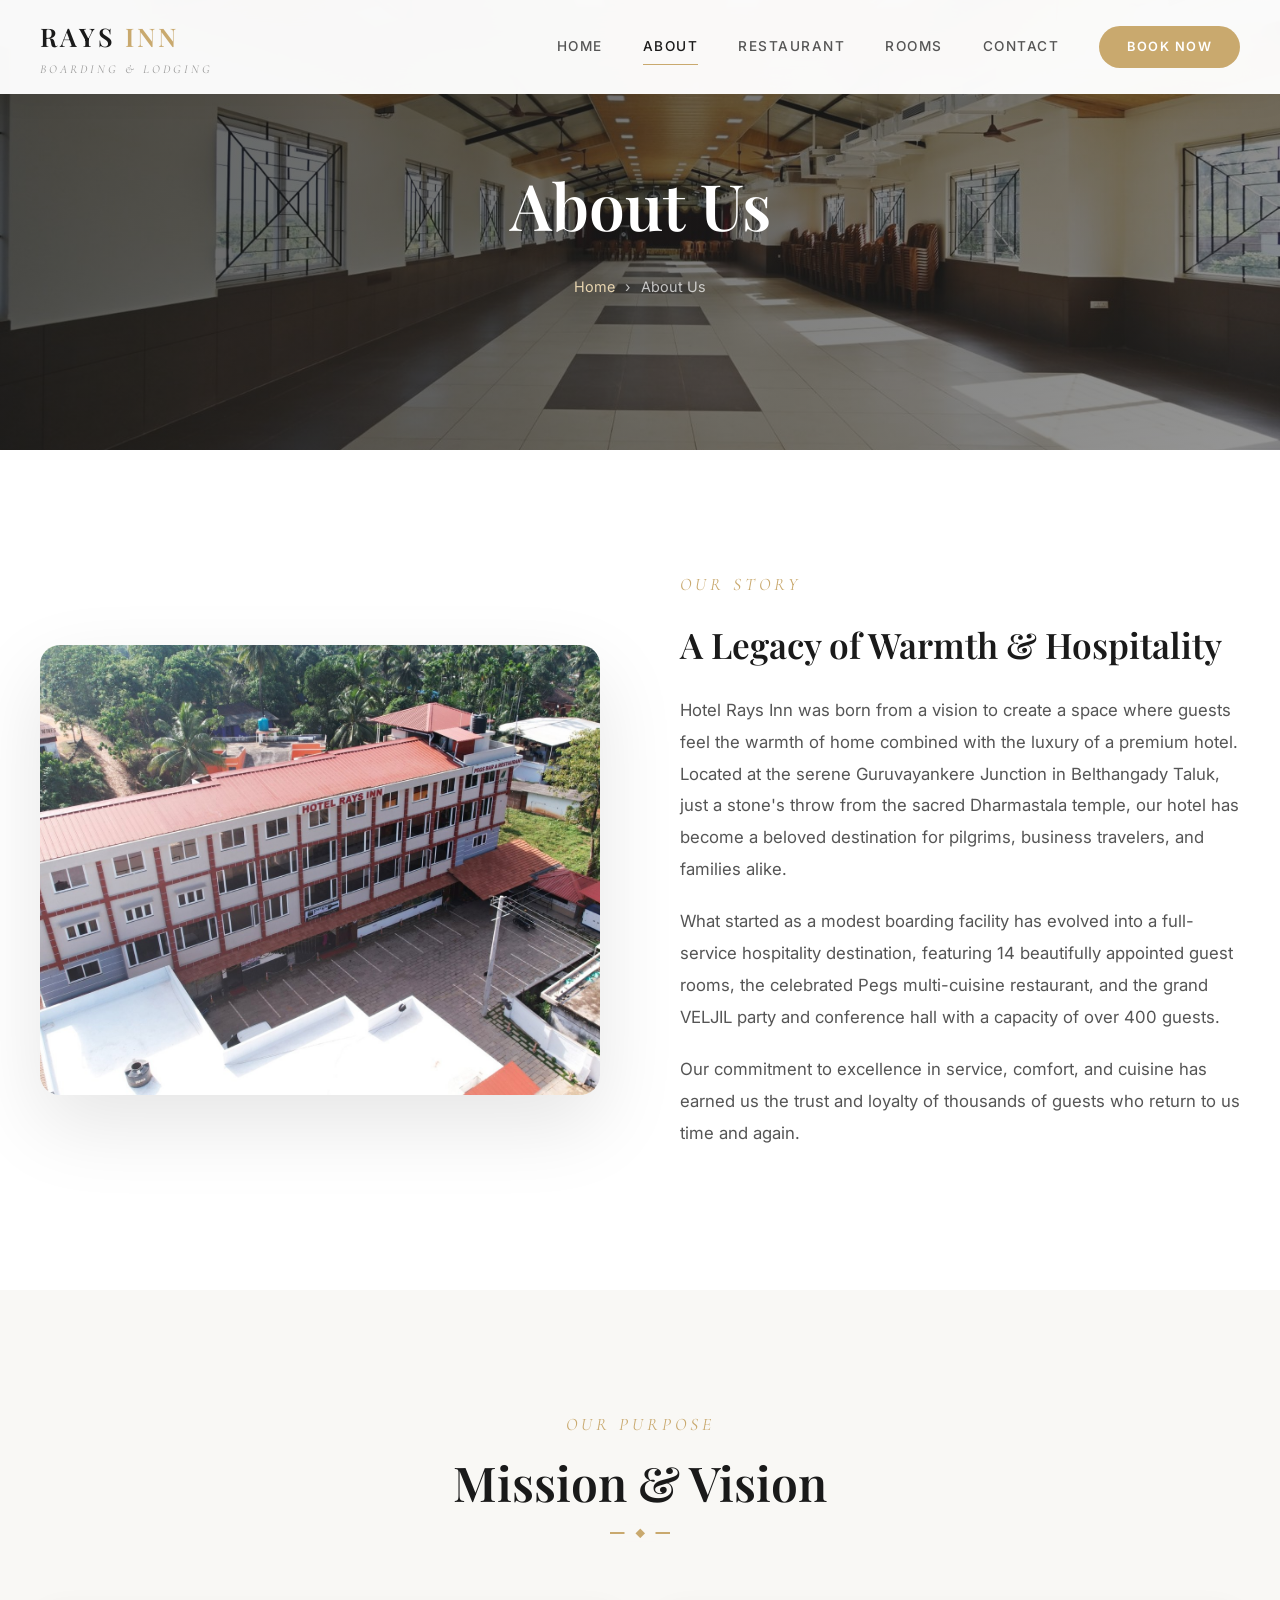
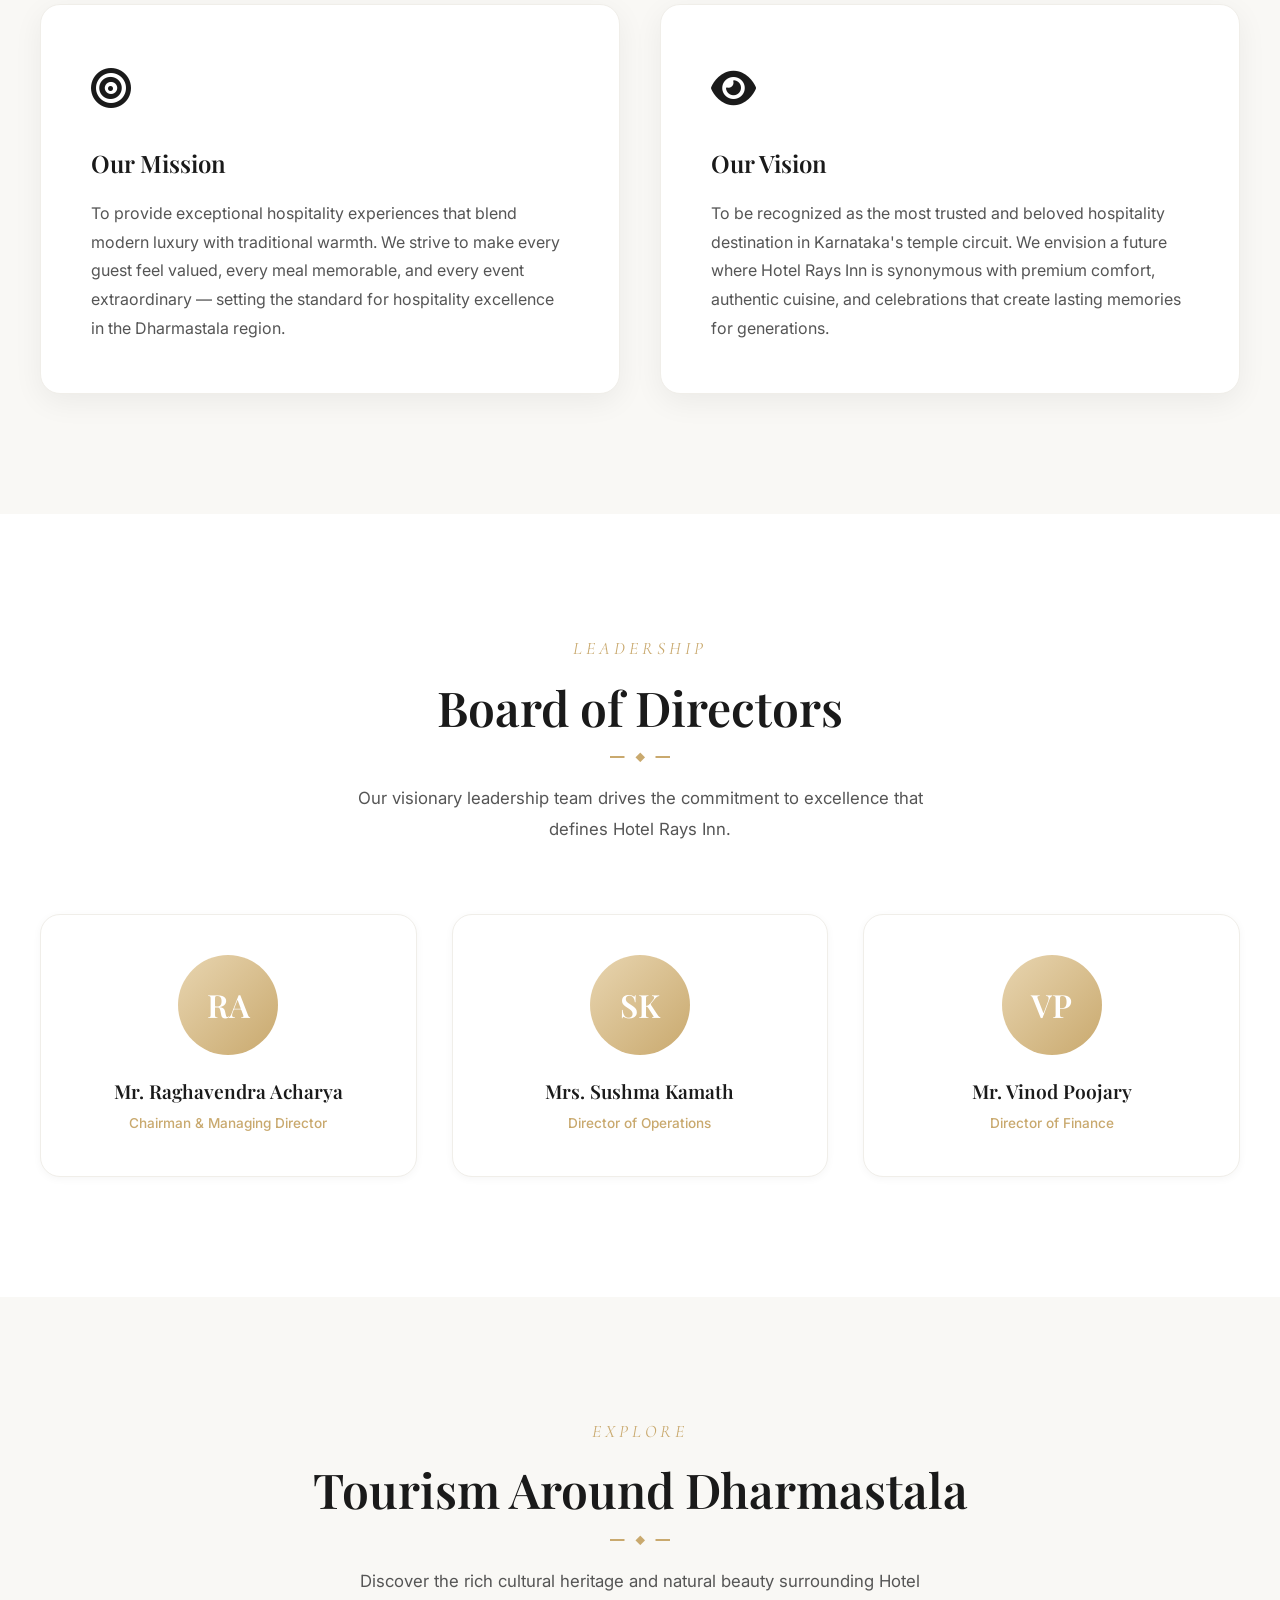
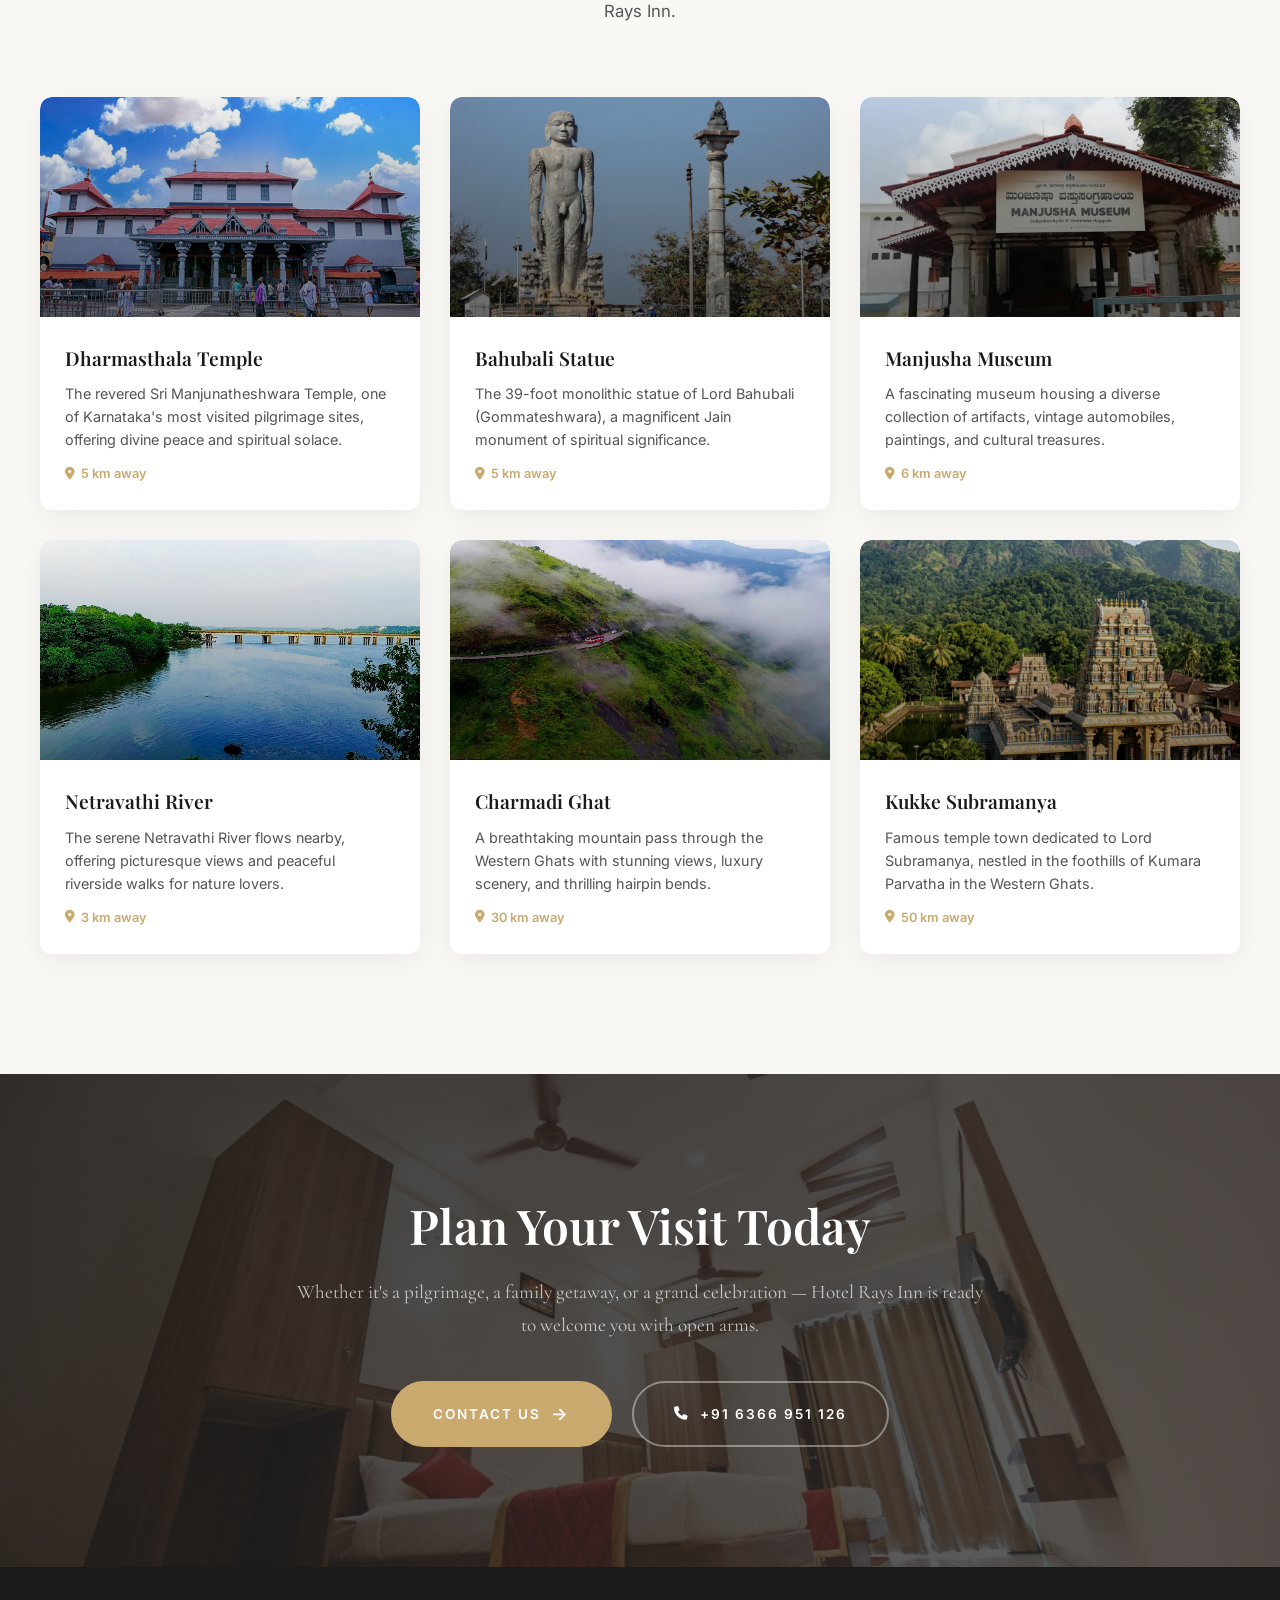
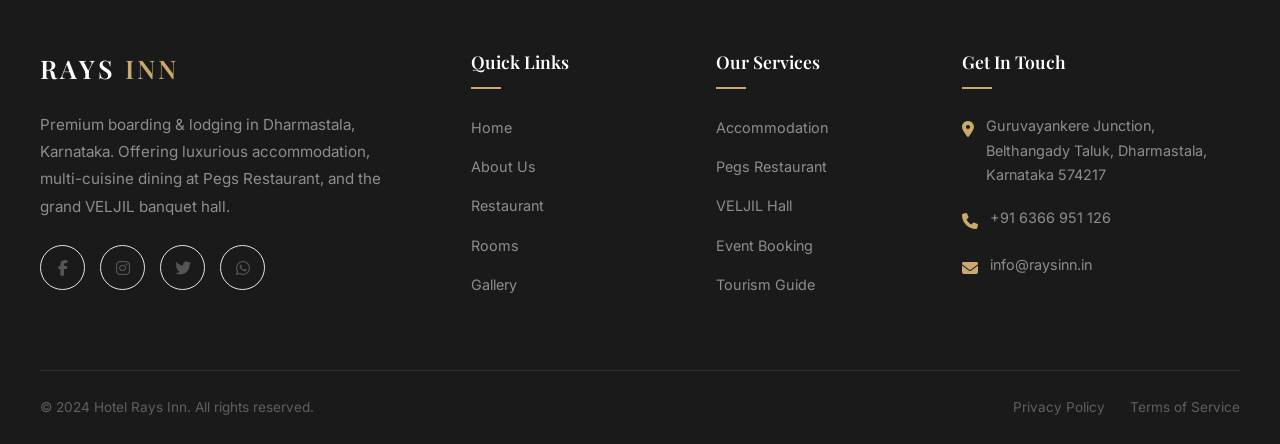
<file: about.html>
<!DOCTYPE html>
<html lang="en">
<head>
    <meta charset="UTF-8">
    <meta name="viewport" content="width=device-width, initial-scale=1.0">
    <meta name="description" content="Learn about Hotel Rays Inn — our story, mission, board of directors, and the beautiful tourism destinations around Dharmastala.">
    <title>About Us | Hotel Rays Inn — Our Story & Vision</title>
    <link rel="stylesheet" href="style.css">
    <link rel="stylesheet" href="mobile-premium.css">
    <link rel="stylesheet" href="https://cdnjs.cloudflare.com/ajax/libs/font-awesome/6.4.0/css/all.min.css">
    <link rel="icon" href="data:image/svg+xml,<svg xmlns='http://www.w3.org/2000/svg' viewBox='0 0 100 100'><rect width='100' height='100' rx='22' fill='%23c9a96e'/><text x='50%' y='68%' font-family='Georgia, serif' font-weight='bold' font-size='55' fill='white' text-anchor='middle'>R</text></svg>">
</head>
<body>

    <!-- Preloader -->
    <div class="preloader" id="preloader">
        <div class="preloader-logo">RAYS <span>INN</span></div>
        <div class="preloader-line"></div>
    </div>

    <!-- Mobile Overlay -->
    <div class="mobile-overlay" id="mobileOverlay"></div>

    <!-- Navigation -->
    <nav class="navbar scrolled" id="navbar">
        <div class="container">
            <a href="/" class="nav-logo">
                <div>
                    <div class="nav-logo-text">Rays <span>Inn</span></div>
                    <div class="nav-logo-accent">Boarding & Lodging</div>
                </div>
            </a>
            <div class="nav-links" id="navLinks">
                <a href="/">Home</a>
                <a href="/about" class="active">About</a>
                <a href="/menu">Restaurant</a>
                <a href="/#rooms">Rooms</a>
                <a href="/#contact">Contact</a>
                <a href="/#book" class="nav-cta">Book Now</a>
            </div>
            <div class="nav-toggle" id="navToggle">
                <span></span>
                <span></span>
                <span></span>
            </div>
        </div>
    </nav>

    <!-- Page Hero -->
    <section class="page-hero">
        <div class="page-hero-bg">
            <img src="assets/hotel/exterior.jpg" alt="Hotel Rays Inn Exterior">
        </div>
        <div class="page-hero-overlay"></div>
        <div class="page-hero-content">
            <h1 class="page-hero-title">About Us</h1>
            <div class="page-hero-breadcrumb">
                <a href="/">Home</a>
                <span>›</span>
                <span>About Us</span>
            </div>
        </div>
    </section>

    <!-- Our Story -->
    <section class="about-story-section">
        <div class="container">
            <div class="about-story-grid">
                <div class="about-story-image reveal-left">
                    <img src="assets/hotel/hero-aerial.jpg" alt="Aerial View of Hotel Rays Inn">
                </div>
                <div class="about-story-content reveal-right">
                    <span class="section-subtitle">Our Story</span>
                    <h2>A Legacy of Warmth & Hospitality</h2>
                    <p>Hotel Rays Inn was born from a vision to create a space where guests feel the warmth of home combined with the luxury of a premium hotel. Located at the serene Guruvayankere Junction in Belthangady Taluk, just a stone's throw from the sacred Dharmastala temple, our hotel has become a beloved destination for pilgrims, business travelers, and families alike.</p>
                    <p>What started as a modest boarding facility has evolved into a full-service hospitality destination, featuring 14 beautifully appointed guest rooms, the celebrated Pegs multi-cuisine restaurant, and the grand VELJIL party and conference hall with a capacity of over 400 guests.</p>
                    <p>Our commitment to excellence in service, comfort, and cuisine has earned us the trust and loyalty of thousands of guests who return to us time and again.</p>
                </div>
            </div>
        </div>
    </section>

    <!-- Mission & Vision -->
    <section class="section section-alt">
        <div class="container">
            <div class="section-header reveal">
                <span class="section-subtitle">Our Purpose</span>
                <h2 class="section-title">Mission & Vision</h2>
                <div class="section-divider"></div>
            </div>
            <div class="mission-grid stagger-children">
                <div class="mission-card">
                    <div class="mission-card-icon"><i class="fa-solid fa-bullseye"></i></div>
                    <h3>Our Mission</h3>
                    <p>To provide exceptional hospitality experiences that blend modern luxury with traditional warmth. We strive to make every guest feel valued, every meal memorable, and every event extraordinary — setting the standard for hospitality excellence in the Dharmastala region.</p>
                </div>
                <div class="mission-card">
                    <div class="mission-card-icon"><i class="fa-solid fa-eye"></i></div>
                    <h3>Our Vision</h3>
                    <p>To be recognized as the most trusted and beloved hospitality destination in Karnataka's temple circuit. We envision a future where Hotel Rays Inn is synonymous with premium comfort, authentic cuisine, and celebrations that create lasting memories for generations.</p>
                </div>
            </div>
        </div>
    </section>

    <!-- Board of Directors -->
    <section class="section">
        <div class="container">
            <div class="section-header reveal">
                <span class="section-subtitle">Leadership</span>
                <h2 class="section-title">Board of Directors</h2>
                <div class="section-divider"></div>
                <p class="section-desc">Our visionary leadership team drives the commitment to excellence that defines Hotel Rays Inn.</p>
            </div>
            <div class="directors-grid stagger-children">
                <div class="director-card">
                    <div class="director-avatar">RA</div>
                    <h4 class="director-name">Mr. Raghavendra Acharya</h4>
                    <p class="director-role">Chairman & Managing Director</p>
                </div>
                <div class="director-card">
                    <div class="director-avatar">SK</div>
                    <h4 class="director-name">Mrs. Sushma Kamath</h4>
                    <p class="director-role">Director of Operations</p>
                </div>
                <div class="director-card">
                    <div class="director-avatar">VP</div>
                    <h4 class="director-name">Mr. Vinod Poojary</h4>
                    <p class="director-role">Director of Finance</p>
                </div>
            </div>
        </div>
    </section>

    <!-- Tourism Around -->
    <section class="section section-alt">
        <div class="container">
            <div class="section-header reveal">
                <span class="section-subtitle">Explore</span>
                <h2 class="section-title">Tourism Around Dharmastala</h2>
                <div class="section-divider"></div>
                <p class="section-desc">Discover the rich cultural heritage and natural beauty surrounding Hotel Rays Inn.</p>
            </div>
            <div class="tourism-grid stagger-children">
                <div class="tourism-card">
                    <div class="tourism-card-image">
                        <img src="assets/Tourism_place/Dharmastala.jpg" alt="Dharmasthala Temple" loading="lazy">
                    </div>
                    <div class="tourism-card-body">
                        <h4 class="tourism-card-title">Dharmasthala Temple</h4>
                        <p class="tourism-card-text">The revered Sri Manjunatheshwara Temple, one of Karnataka's most visited pilgrimage sites, offering divine peace and spiritual solace.</p>
                        <span class="tourism-card-distance"><i class="fa-solid fa-location-dot"></i> 5 km away</span>
                    </div>
                </div>
                <div class="tourism-card">
                    <div class="tourism-card-image">
                        <img src="assets/Tourism_place/Gomateshwara_of_Dharmasthala.jpg" alt="Bahubali Statue" loading="lazy">
                    </div>
                    <div class="tourism-card-body">
                        <h4 class="tourism-card-title">Bahubali Statue</h4>
                        <p class="tourism-card-text">The 39-foot monolithic statue of Lord Bahubali (Gommateshwara), a magnificent Jain monument of spiritual significance.</p>
                        <span class="tourism-card-distance"><i class="fa-solid fa-location-dot"></i> 5 km away</span>
                    </div>
                </div>
                <div class="tourism-card">
                    <div class="tourism-card-image">
                        <img src="assets/Tourism_place/manjusha-museum-dharmasthala.jpg" alt="Manjusha Museum" loading="lazy">
                    </div>
                    <div class="tourism-card-body">
                        <h4 class="tourism-card-title">Manjusha Museum</h4>
                        <p class="tourism-card-text">A fascinating museum housing a diverse collection of artifacts, vintage automobiles, paintings, and cultural treasures.</p>
                        <span class="tourism-card-distance"><i class="fa-solid fa-location-dot"></i> 6 km away</span>
                    </div>
                </div>
                <div class="tourism-card">
                    <div class="tourism-card-image">
                        <img src="assets/Tourism_place/Netravathi-River.jpg" alt="Netravathi River" loading="lazy">
                    </div>
                    <div class="tourism-card-body">
                        <h4 class="tourism-card-title">Netravathi River</h4>
                        <p class="tourism-card-text">The serene Netravathi River flows nearby, offering picturesque views and peaceful riverside walks for nature lovers.</p>
                        <span class="tourism-card-distance"><i class="fa-solid fa-location-dot"></i> 3 km away</span>
                    </div>
                </div>
                <div class="tourism-card">
                    <div class="tourism-card-image">
                        <img src="assets/Tourism_place/charmadi_ghats.jpg" alt="Charmadi Ghat" loading="lazy">
                    </div>
                    <div class="tourism-card-body">
                        <h4 class="tourism-card-title">Charmadi Ghat</h4>
                        <p class="tourism-card-text">A breathtaking mountain pass through the Western Ghats with stunning views, luxury scenery, and thrilling hairpin bends.</p>
                        <span class="tourism-card-distance"><i class="fa-solid fa-location-dot"></i> 30 km away</span>
                    </div>
                </div>
                <div class="tourism-card">
                    <div class="tourism-card-image">
                        <img src="assets/Tourism_place/kukke_subramanya.jpg" alt="Kukke Subramanya" loading="lazy">
                    </div>
                    <div class="tourism-card-body">
                        <h4 class="tourism-card-title">Kukke Subramanya</h4>
                        <p class="tourism-card-text">Famous temple town dedicated to Lord Subramanya, nestled in the foothills of Kumara Parvatha in the Western Ghats.</p>
                        <span class="tourism-card-distance"><i class="fa-solid fa-location-dot"></i> 50 km away</span>
                    </div>
                </div>
            </div>
        </div>
    </section>

    <!-- CTA Section -->
    <section class="cta-section">
        <div class="cta-bg">
            <img src="assets/hotel/hallway.jpg" alt="Hotel Interior">
        </div>
        <div class="cta-overlay"></div>
        <div class="container">
            <div class="cta-content reveal">
                <h2 class="cta-title">Plan Your Visit Today</h2>
                <p class="cta-text">Whether it's a pilgrimage, a family getaway, or a grand celebration — Hotel Rays Inn is ready to welcome you with open arms.</p>
                <div class="hero-actions">
                    <a href="/#contact" class="btn btn-primary">
                        Contact Us <span class="btn-icon">→</span>
                    </a>
                    <a href="tel:+916366951126" class="btn btn-outline">
                        <i class="fa-solid fa-phone"></i> +91 6366 951 126
                    </a>
                </div>
            </div>
        </div>
    </section>

    <!-- Footer -->
    <footer class="footer">
        <div class="container">
            <div class="footer-grid">
                <div class="footer-brand">
                    <div class="nav-logo-text">Rays <span>Inn</span></div>
                    <p class="footer-text">Premium boarding & lodging in Dharmastala, Karnataka. Offering luxurious accommodation, multi-cuisine dining at Pegs Restaurant, and the grand VELJIL banquet hall.</p>
                    <div class="contact-social">
                        <a href="#" aria-label="Facebook"><i class="fa-brands fa-facebook-f"></i></a>
                        <a href="#" aria-label="Instagram"><i class="fa-brands fa-instagram"></i></a>
                        <a href="#" aria-label="Twitter"><i class="fa-brands fa-twitter"></i></a>
                        <a href="#" aria-label="WhatsApp"><i class="fa-brands fa-whatsapp"></i></a>
                    </div>
                </div>
                <div>
                    <h4 class="footer-title">Quick Links</h4>
                    <ul class="footer-links">
                        <li><a href="/">Home</a></li>
                        <li><a href="/about">About Us</a></li>
                        <li><a href="/menu">Restaurant</a></li>
                        <li><a href="/#rooms">Rooms</a></li>
                        <li><a href="/#gallery">Gallery</a></li>
                    </ul>
                </div>
                <div>
                    <h4 class="footer-title">Our Services</h4>
                    <ul class="footer-links">
                        <li><a href="/#rooms">Accommodation</a></li>
                        <li><a href="/menu">Pegs Restaurant</a></li>
                        <li><a href="/#contact">VELJIL Hall</a></li>
                        <li><a href="/#contact">Event Booking</a></li>
                        <li><a href="/about">Tourism Guide</a></li>
                    </ul>
                </div>
                <div>
                    <h4 class="footer-title">Get In Touch</h4>
                    <div class="footer-contact-item">
                        <span class="icon"><i class="fa-solid fa-location-dot"></i></span>
                        <span>Guruvayankere Junction, Belthangady Taluk, Dharmastala, Karnataka 574217</span>
                    </div>
                    <div class="footer-contact-item">
                        <span class="icon"><i class="fa-solid fa-phone"></i></span>
                        <span>+91 6366 951 126</span>
                    </div>
                    <div class="footer-contact-item">
                        <span class="icon"><i class="fa-solid fa-envelope"></i></span>
                        <span>info@raysinn.in</span>
                    </div>
                </div>
            </div>
            <div class="footer-bottom">
                <span>&copy; 2024 Hotel Rays Inn. All rights reserved.</span>
                <div class="footer-bottom-links">
                    <a href="#">Privacy Policy</a>
                    <a href="#">Terms of Service</a>
                </div>
            </div>
        </div>
    </footer>

    <button class="back-to-top" id="backToTop" aria-label="Back to top">↑</button>

    <!-- Toast -->
    <div class="toast" id="toast"></div>

    <script src="script.js"></script>
    <script src="mobile-premium.js"></script>
</body>
</html>
</file>
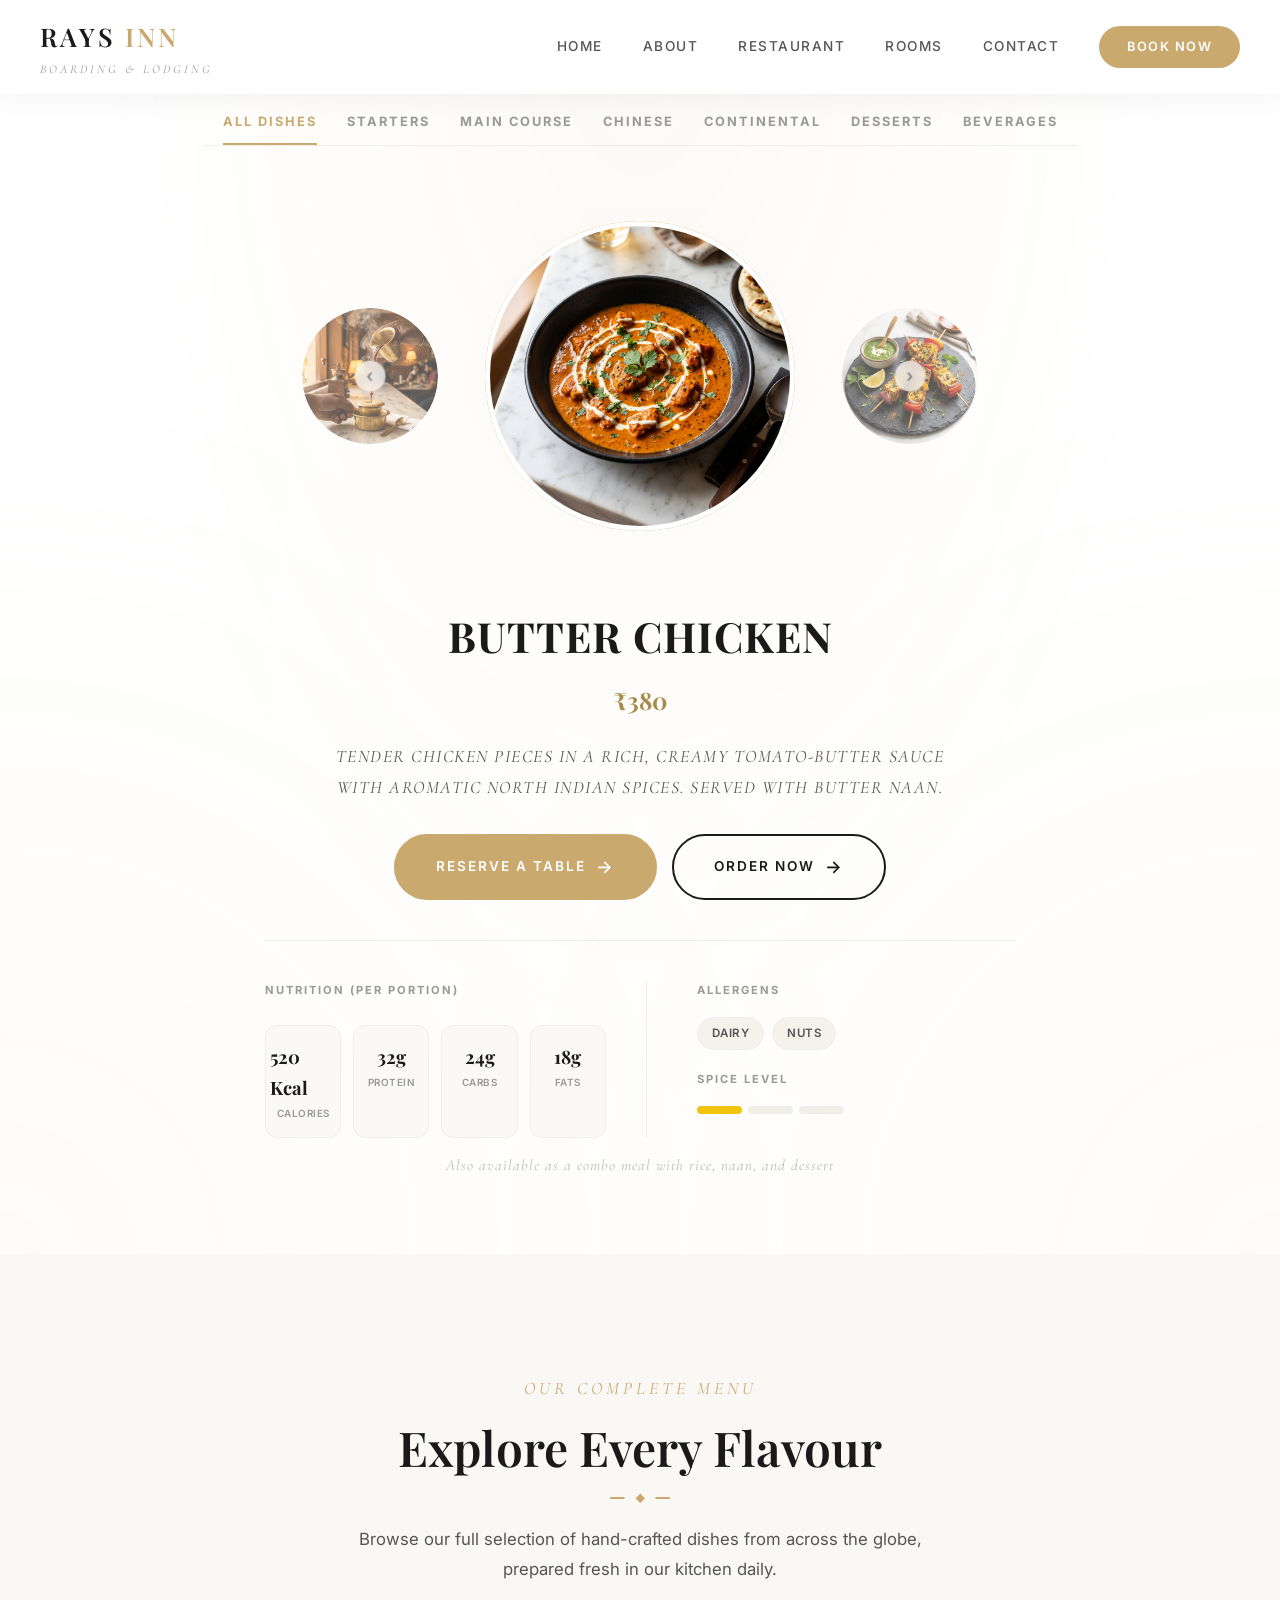
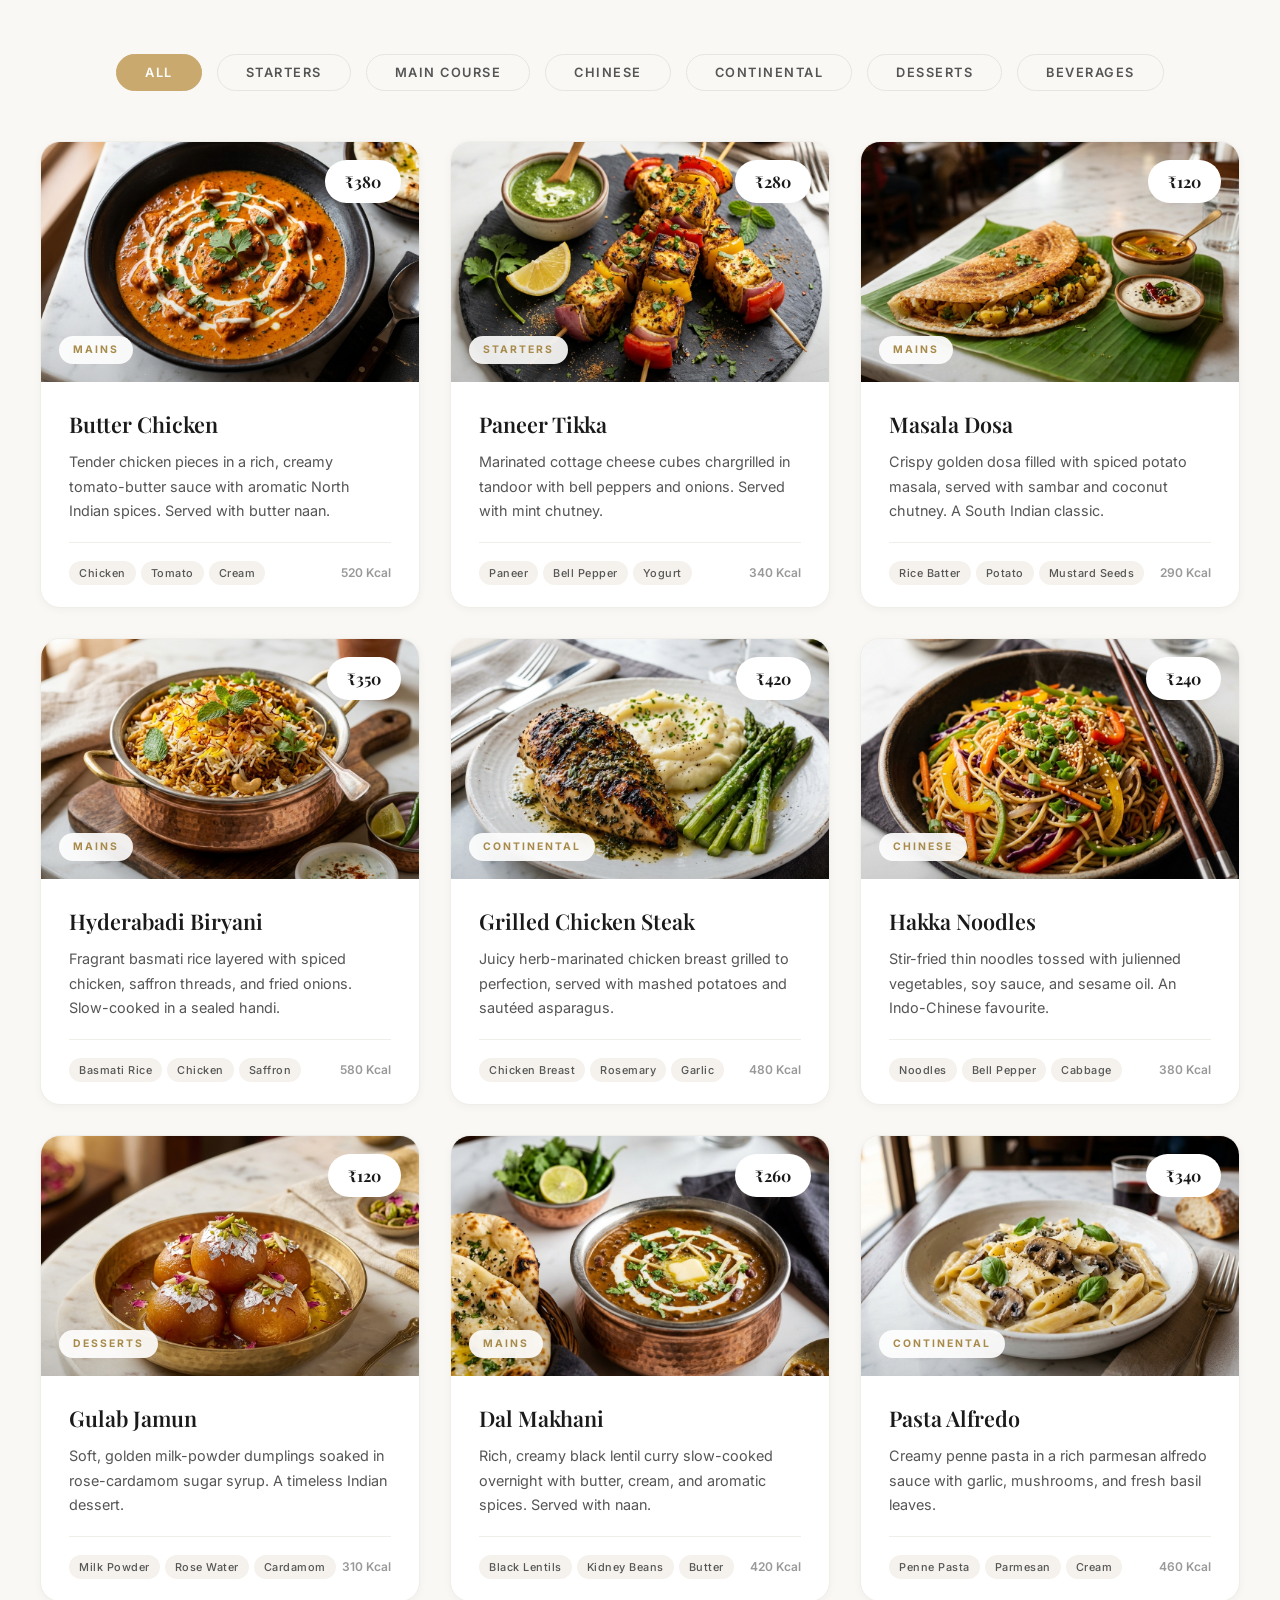
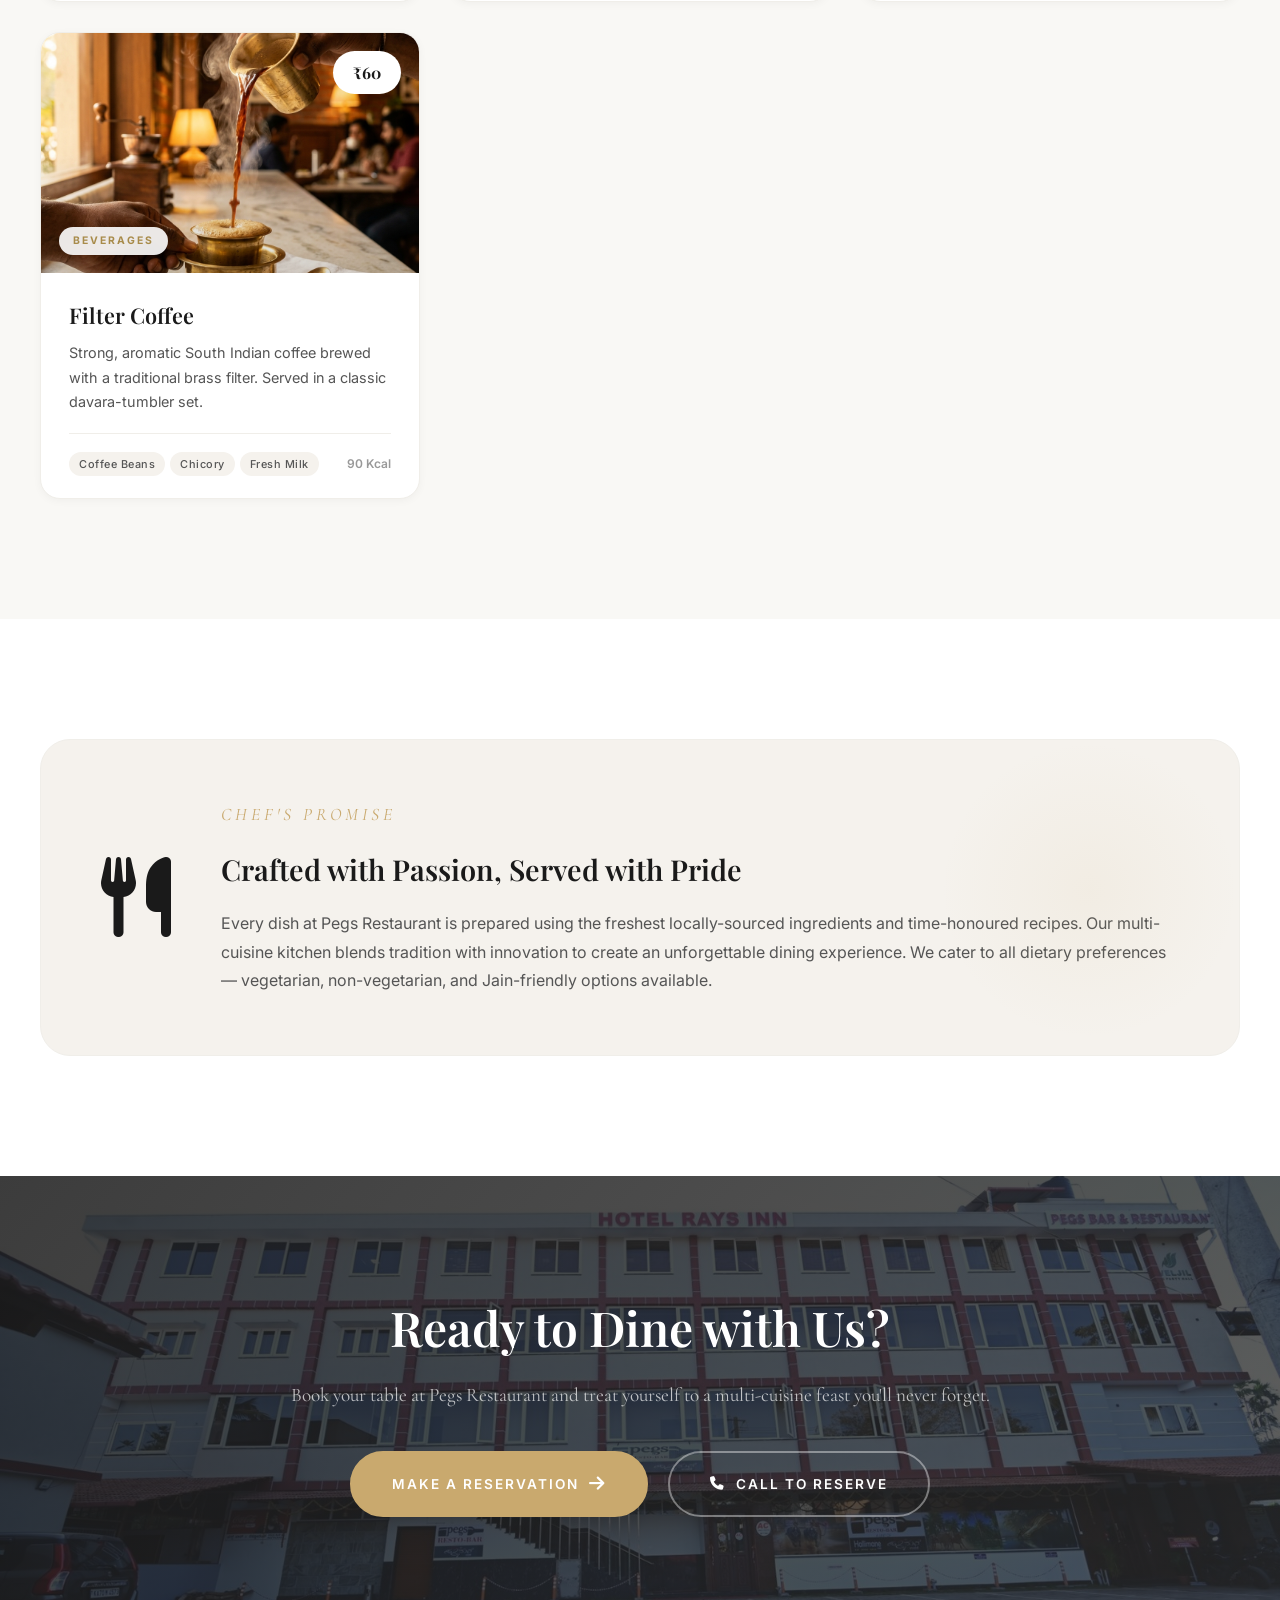
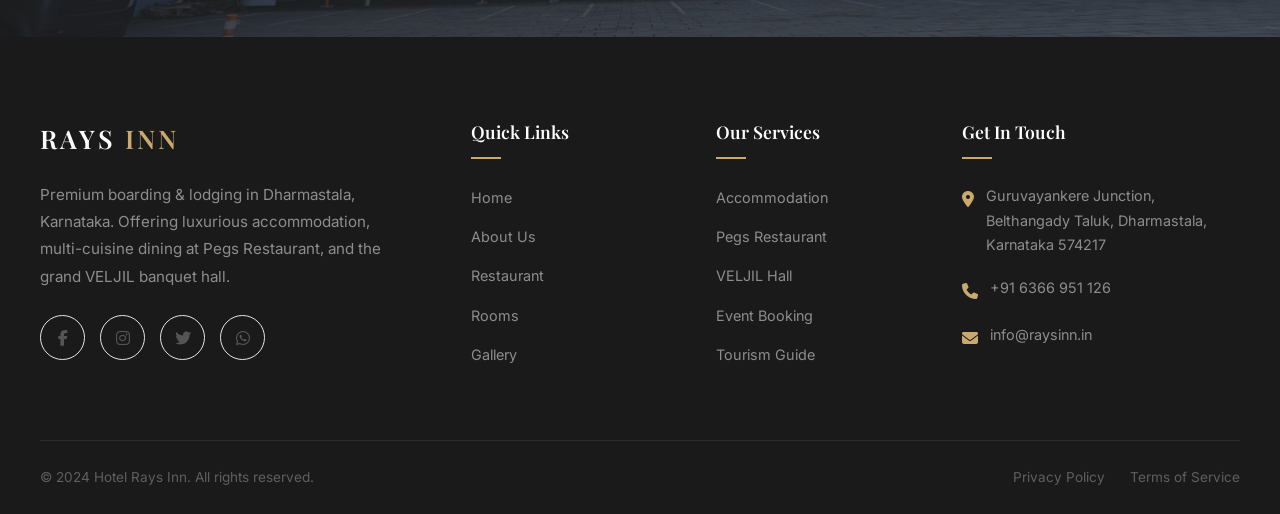
<file: menu.html>
<!DOCTYPE html>
<html lang="en">
<head>
    <meta charset="UTF-8">
    <meta name="viewport" content="width=device-width, initial-scale=1.0">
    <meta name="description" content="Pegs Restaurant at Hotel Rays Inn — Explore our multi-cuisine menu featuring Continental, Chinese, Mughalai, and Vegetarian delights.">
    <title>Pegs Restaurant | Hotel Rays Inn — Multi-Cuisine Dining</title>
    <link rel="stylesheet" href="style.css">
    <link rel="stylesheet" href="menu-premium.css">
    <link rel="stylesheet" href="mobile-premium.css">
    <link rel="stylesheet" href="https://cdnjs.cloudflare.com/ajax/libs/font-awesome/6.4.0/css/all.min.css">
    <link rel="icon" href="data:image/svg+xml,<svg xmlns='http://www.w3.org/2000/svg' viewBox='0 0 100 100'><rect width='100' height='100' rx='22' fill='%23c9a96e'/><text x='50%' y='68%' font-family='Georgia, serif' font-weight='bold' font-size='55' fill='white' text-anchor='middle'>R</text></svg>">
</head>
<body>

    <!-- Preloader -->
    <div class="preloader" id="preloader">
        <div class="preloader-logo">RAYS <span>INN</span></div>
        <div class="preloader-line"></div>
    </div>

    <!-- Mobile Overlay -->
    <div class="mobile-overlay" id="mobileOverlay"></div>

    <!-- Navigation -->
    <nav class="navbar scrolled" id="navbar">
        <div class="container">
            <a href="/" class="nav-logo">
                <div>
                    <div class="nav-logo-text">Rays <span>Inn</span></div>
                    <div class="nav-logo-accent">Boarding & Lodging</div>
                </div>
            </a>
            <div class="nav-links" id="navLinks">
                <a href="/">Home</a>
                <a href="/about">About</a>
                <a href="/menu" class="active">Restaurant</a>
                <a href="/#rooms">Rooms</a>
                <a href="/#contact">Contact</a>
                <a href="/#book" class="nav-cta">Book Now</a>
            </div>
            <div class="nav-toggle" id="navToggle">
                <span></span>
                <span></span>
                <span></span>
            </div>
        </div>
    </nav>

    <!-- ═══════════════════════════════════════ -->
    <!--  PREMIUM MENU SHOWCASE (Carousel Hero) -->
    <!-- ═══════════════════════════════════════ -->
    <section class="menu-showcase" id="menuShowcase">
        <div class="menu-showcase-bg"></div>

        <!-- Floating gold particles -->
        <div class="menu-particles">
            <span></span><span></span><span></span><span></span><span></span>
            <span></span><span></span><span></span><span></span><span></span>
        </div>

        <!-- Category Tabs -->
        <div class="menu-showcase-tabs">
            <button class="showcase-tab active" data-cat="all">All Dishes</button>
            <button class="showcase-tab" data-cat="starters">Starters</button>
            <button class="showcase-tab" data-cat="mains">Main Course</button>
            <button class="showcase-tab" data-cat="chinese">Chinese</button>
            <button class="showcase-tab" data-cat="continental">Continental</button>
            <button class="showcase-tab" data-cat="desserts">Desserts</button>
            <button class="showcase-tab" data-cat="beverages">Beverages</button>
        </div>

        <!-- Peckers-style 3D Stage Carousel -->
        <div class="menu-stage-wrapper">
            <div class="menu-stage">
                <!-- Prev Dish Card -->
                <div class="stage-dish prev" id="stagePrev">
                    <div class="stage-dish-img-wrap">
                        <img src="" alt="" id="stagePrevImg">
                    </div>
                    <span class="stage-arrow">‹</span>
                </div>

                <!-- Active/Center Dish Card -->
                <div class="stage-dish active" id="stageActive">
                    <div class="stage-dish-glow"></div>
                    <div class="stage-dish-img-wrap">
                        <img src="" alt="" id="stageActiveImg">
                    </div>
                </div>

                <!-- Next Dish Card -->
                <div class="stage-dish next" id="stageNext">
                    <div class="stage-dish-img-wrap">
                        <img src="" alt="" id="stageNextImg">
                    </div>
                    <span class="stage-arrow">›</span>
                </div>
            </div>
        </div>

        <!-- Featured Dish Details (Peckers-style) -->
        <div class="featured-dish-info" id="featuredInfo">
            <h2 class="featured-dish-name" id="featuredName">Butter Chicken</h2>
            <div class="featured-dish-price" id="featuredPrice">₹380</div>
            <p class="featured-dish-desc" id="featuredDesc">Tender chicken pieces in a rich, creamy tomato-butter sauce with aromatic North Indian spices. Served with butter naan.</p>
            
            <div class="featured-dish-actions">
                <a href="/#contact" class="btn btn-primary">Reserve a Table <span class="btn-icon">→</span></a>
                <a href="tel:+916366951126" class="btn btn-dark-outline">Order Now <span class="btn-icon">→</span></a>
            </div>

            <!-- Peckers-style Info Grid -->
            <div class="peckers-info-grid">
                <!-- Left stats column -->
                <div class="peckers-stats-col">
                    <span class="col-title">Nutrition (Per Portion)</span>
                    <div class="stats-row">
                        <div class="stat-item-box">
                            <span class="stat-val" id="featuredCal">520 Kcal</span>
                            <span class="stat-lbl">Calories</span>
                        </div>
                        <div class="stat-item-box">
                            <span class="stat-val" id="featuredProtein">32g</span>
                            <span class="stat-lbl">Protein</span>
                        </div>
                        <div class="stat-item-box">
                            <span class="stat-val" id="featuredCarbs">24g</span>
                            <span class="stat-lbl">Carbs</span>
                        </div>
                        <div class="stat-item-box">
                            <span class="stat-val" id="featuredFats">18g</span>
                            <span class="stat-lbl">Fats</span>
                        </div>
                    </div>
                </div>

                <!-- Right meta column (Allergens & Spice) -->
                <div class="peckers-meta-col">
                    <div class="meta-block">
                        <span class="col-title">Allergens</span>
                        <div class="allergen-tags" id="featuredAllergens">
                            <!-- Populated by JS -->
                        </div>
                    </div>
                    <div class="meta-block">
                        <span class="col-title">Spice Level</span>
                        <div class="peckers-spice-level" id="featuredSpice">
                            <span class="spice-bar active"></span>
                            <span class="spice-bar"></span>
                            <span class="spice-bar"></span>
                        </div>
                    </div>
                </div>
            </div>
        </div>

        <!-- Also available note -->
        <div class="featured-also" id="featuredAlso">
            <p>Also available as a combo meal with rice, naan, and dessert</p>
        </div>
    </section>

    <!-- ═══════════════════════════════════════ -->
    <!--  FULL MENU GRID (Scrollable)           -->
    <!-- ═══════════════════════════════════════ -->
    <section class="section section-alt" id="fullMenu">
        <div class="container">
            <div class="section-header reveal">
                <span class="section-subtitle">Our Complete Menu</span>
                <h2 class="section-title">Explore Every Flavour</h2>
                <div class="section-divider"></div>
                <p class="section-desc">Browse our full selection of hand-crafted dishes from across the globe, prepared fresh in our kitchen daily.</p>
            </div>

            <!-- Grid Filter Tabs -->
            <div class="menu-filters reveal" id="gridFilters">
                <button class="menu-filter-btn active" data-filter="all">All</button>
                <button class="menu-filter-btn" data-filter="starters">Starters</button>
                <button class="menu-filter-btn" data-filter="mains">Main Course</button>
                <button class="menu-filter-btn" data-filter="chinese">Chinese</button>
                <button class="menu-filter-btn" data-filter="continental">Continental</button>
                <button class="menu-filter-btn" data-filter="desserts">Desserts</button>
                <button class="menu-filter-btn" data-filter="beverages">Beverages</button>
            </div>

            <div class="premium-menu-grid" id="premiumMenuGrid">
                <!-- Filled by JS -->
            </div>
        </div>
    </section>

    <!-- Chef's Note -->
    <section class="section">
        <div class="container">
            <div class="chef-note reveal">
                <div class="chef-note-icon"><i class="fa-solid fa-utensils"></i></div>
                <div class="chef-note-content">
                    <span class="section-subtitle">Chef's Promise</span>
                    <h3>Crafted with Passion, Served with Pride</h3>
                    <p>Every dish at Pegs Restaurant is prepared using the freshest locally-sourced ingredients and time-honoured recipes. Our multi-cuisine kitchen blends tradition with innovation to create an unforgettable dining experience. We cater to all dietary preferences — vegetarian, non-vegetarian, and Jain-friendly options available.</p>
                </div>
            </div>
        </div>
    </section>

    <!-- CTA -->
    <section class="cta-section">
        <div class="cta-bg">
            <img src="assets/hotel/reception.jpg" alt="Hotel Rays Inn Interior">
        </div>
        <div class="cta-overlay"></div>
        <div class="container">
            <div class="cta-content reveal">
                <h2 class="cta-title">Ready to Dine with Us?</h2>
                <p class="cta-text">Book your table at Pegs Restaurant and treat yourself to a multi-cuisine feast you'll never forget.</p>
                <div class="hero-actions">
                    <a href="/#contact" class="btn btn-primary">Make a Reservation <span class="btn-icon"><i class="fa-solid fa-arrow-right"></i></span></a>
                    <a href="tel:+916366951126" class="btn btn-outline"><i class="fa-solid fa-phone"></i> Call to Reserve</a>
                </div>
            </div>
        </div>
    </section>

    <!-- Footer -->
    <footer class="footer">
        <div class="container">
            <div class="footer-grid">
                <div class="footer-brand">
                    <div class="nav-logo-text">Rays <span>Inn</span></div>
                    <p class="footer-text">Premium boarding & lodging in Dharmastala, Karnataka. Offering luxurious accommodation, multi-cuisine dining at Pegs Restaurant, and the grand VELJIL banquet hall.</p>
                    <div class="contact-social">
                        <a href="#" aria-label="Facebook"><i class="fa-brands fa-facebook-f"></i></a>
                        <a href="#" aria-label="Instagram"><i class="fa-brands fa-instagram"></i></a>
                        <a href="#" aria-label="Twitter"><i class="fa-brands fa-twitter"></i></a>
                        <a href="#" aria-label="WhatsApp"><i class="fa-brands fa-whatsapp"></i></a>
                    </div>
                </div>
                <div>
                    <h4 class="footer-title">Quick Links</h4>
                    <ul class="footer-links">
                        <li><a href="/">Home</a></li>
                        <li><a href="/about">About Us</a></li>
                        <li><a href="/menu">Restaurant</a></li>
                        <li><a href="/#rooms">Rooms</a></li>
                        <li><a href="/#gallery">Gallery</a></li>
                    </ul>
                </div>
                <div>
                    <h4 class="footer-title">Our Services</h4>
                    <ul class="footer-links">
                        <li><a href="/#rooms">Accommodation</a></li>
                        <li><a href="/menu">Pegs Restaurant</a></li>
                        <li><a href="/#contact">VELJIL Hall</a></li>
                        <li><a href="/#contact">Event Booking</a></li>
                        <li><a href="/about">Tourism Guide</a></li>
                    </ul>
                </div>
                <div>
                    <h4 class="footer-title">Get In Touch</h4>
                    <div class="footer-contact-item">
                        <span class="icon"><i class="fa-solid fa-location-dot"></i></span>
                        <span>Guruvayankere Junction, Belthangady Taluk, Dharmastala, Karnataka 574217</span>
                    </div>
                    <div class="footer-contact-item">
                        <span class="icon"><i class="fa-solid fa-phone"></i></span>
                        <span>+91 6366 951 126</span>
                    </div>
                    <div class="footer-contact-item">
                        <span class="icon"><i class="fa-solid fa-envelope"></i></span>
                        <span>info@raysinn.in</span>
                    </div>
                </div>
            </div>
            <div class="footer-bottom">
                <span>&copy; 2024 Hotel Rays Inn. All rights reserved.</span>
                <div class="footer-bottom-links">
                    <a href="#">Privacy Policy</a>
                    <a href="#">Terms of Service</a>
                </div>
            </div>
        </div>
    </footer>

    <button class="back-to-top" id="backToTop" aria-label="Back to top">↑</button>

    <div class="toast" id="toast"></div>

    <script src="script.js"></script>
    <script src="menu-premium.js"></script>
    <script src="mobile-premium.js"></script>
</body>
</html>
</file>
<file: style.css>
/* ============================================
   HOTEL RAYS INN — Premium White Theme
   Mind-Blowing Luxury Design System
   ============================================ */

/* ── Google Fonts Import ── */
@import url('https://fonts.googleapis.com/css2?family=Playfair+Display:ital,wght@0,400;0,500;0,600;0,700;1,400;1,500&family=Inter:wght@300;400;500;600;700&family=Cormorant+Garamond:ital,wght@0,300;0,400;0,500;0,600;1,300;1,400&display=swap');

/* ── CSS Custom Properties ── */
:root {
    /* Premium Color Palette */
    --gold: #c9a96e;
    --gold-light: #e8d5b0;
    --gold-dark: #a88b4a;
    --gold-glow: rgba(201, 169, 110, 0.3);

    --white: #ffffff;
    --off-white: #f9f8f5;
    --cream: #f5f2ed;
    --pearl: #faf9f7;

    --charcoal: #1a1a1a;
    --dark: #2c2c2c;
    --text-primary: #1a1a1a;
    --text-secondary: #555555;
    --text-muted: #999999;
    --text-light: #bbbbbb;

    --border: #e8e5e0;
    --border-light: #f0eee9;

    --shadow-sm: 0 2px 8px rgba(0, 0, 0, 0.04);
    --shadow-md: 0 8px 30px rgba(0, 0, 0, 0.06);
    --shadow-lg: 0 20px 60px rgba(0, 0, 0, 0.08);
    --shadow-xl: 0 30px 80px rgba(0, 0, 0, 0.1);
    --shadow-gold: 0 10px 40px rgba(201, 169, 110, 0.15);

    /* Typography */
    --font-heading: 'Playfair Display', Georgia, serif;
    --font-body: 'Inter', -apple-system, sans-serif;
    --font-accent: 'Cormorant Garamond', Georgia, serif;

    /* Spacing */
    --section-padding: 120px;
    --container-max: 1280px;
    --container-narrow: 900px;

    /* Transitions */
    --ease-out: cubic-bezier(0.25, 0.46, 0.45, 0.94);
    --ease-smooth: cubic-bezier(0.4, 0, 0.2, 1);
    --ease-bounce: cubic-bezier(0.68, -0.55, 0.265, 1.55);

    /* Border Radius */
    --radius-sm: 6px;
    --radius-md: 12px;
    --radius-lg: 20px;
    --radius-xl: 30px;
}

/* ── CSS Reset & Base ── */
*, *::before, *::after {
    margin: 0;
    padding: 0;
    box-sizing: border-box;
}

html {
    scroll-behavior: smooth;
    font-size: 16px;
    -webkit-font-smoothing: antialiased;
    -moz-osx-font-smoothing: grayscale;
}

body {
    font-family: var(--font-body);
    color: var(--text-primary);
    background: var(--white);
    line-height: 1.7;
    overflow-x: hidden;
}

img {
    max-width: 100%;
    height: auto;
    display: block;
}

a {
    text-decoration: none;
    color: inherit;
    transition: all 0.3s var(--ease-smooth);
}

ul, ol {
    list-style: none;
}

button {
    border: none;
    outline: none;
    cursor: pointer;
    font-family: var(--font-body);
    transition: all 0.3s var(--ease-smooth);
}

input, textarea, select {
    font-family: var(--font-body);
    outline: none;
    border: none;
}

::selection {
    background: var(--gold);
    color: var(--white);
}

/* ── Preloader ── */
.preloader {
    position: fixed;
    top: 0;
    left: 0;
    width: 100%;
    height: 100%;
    background: var(--white);
    z-index: 99999;
    display: flex;
    flex-direction: column;
    align-items: center;
    justify-content: center;
    transition: opacity 0.8s var(--ease-smooth), visibility 0.8s;
}

.preloader.loaded {
    opacity: 0;
    visibility: hidden;
    pointer-events: none;
}

.preloader-logo {
    font-family: var(--font-heading);
    font-size: 2.5rem;
    font-weight: 600;
    color: var(--charcoal);
    letter-spacing: 6px;
    text-transform: uppercase;
    margin-bottom: 30px;
    opacity: 0;
    animation: preloaderFadeIn 1s 0.2s forwards;
}

.preloader-logo span {
    color: var(--gold);
}

.preloader-line {
    width: 120px;
    height: 2px;
    background: var(--border-light);
    border-radius: 2px;
    overflow: hidden;
    opacity: 0;
    animation: preloaderFadeIn 0.6s 0.5s forwards;
}

.preloader-line::after {
    content: '';
    display: block;
    width: 40%;
    height: 100%;
    background: var(--gold);
    border-radius: 2px;
    animation: preloaderSlide 1.2s ease-in-out infinite;
}

@keyframes preloaderFadeIn {
    to { opacity: 1; }
}

@keyframes preloaderSlide {
    0% { transform: translateX(-100%); }
    50% { transform: translateX(200%); }
    100% { transform: translateX(-100%); }
}

/* ── Container ── */
.container {
    width: 100%;
    max-width: var(--container-max);
    margin: 0 auto;
    padding: 0 40px;
}

.container-narrow {
    max-width: var(--container-narrow);
}

/* ── Section Utilities ── */
.section {
    padding: var(--section-padding) 0;
    position: relative;
}

.section-alt {
    background: var(--off-white);
}

.section-dark {
    background: var(--charcoal);
    color: var(--white);
}

.section-header {
    text-align: center;
    margin-bottom: 70px;
}

.section-subtitle {
    font-family: var(--font-accent);
    font-size: 1.1rem;
    font-weight: 400;
    color: var(--gold);
    letter-spacing: 4px;
    text-transform: uppercase;
    margin-bottom: 15px;
    display: block;
    font-style: italic;
}

.section-title {
    font-family: var(--font-heading);
    font-size: clamp(2rem, 4vw, 3rem);
    font-weight: 600;
    color: var(--charcoal);
    line-height: 1.2;
    margin-bottom: 20px;
}

.section-dark .section-title {
    color: var(--white);
}

.section-divider {
    width: 60px;
    height: 2px;
    background: var(--gold);
    margin: 0 auto 25px;
    position: relative;
}

.section-divider::before {
    content: '◆';
    position: absolute;
    top: 50%;
    left: 50%;
    transform: translate(-50%, -50%);
    font-size: 10px;
    color: var(--gold);
    background: var(--white);
    padding: 0 10px;
}

.section-alt .section-divider::before {
    background: var(--off-white);
}

.section-dark .section-divider::before {
    background: var(--charcoal);
}

.section-desc {
    font-size: 1.05rem;
    color: var(--text-secondary);
    max-width: 600px;
    margin: 0 auto;
    line-height: 1.8;
}

.section-dark .section-desc {
    color: rgba(255, 255, 255, 0.7);
}

/* ── Navigation ── */
.navbar {
    position: fixed;
    top: 0;
    left: 0;
    width: 100%;
    z-index: 1000;
    padding: 25px 0;
    transition: all 0.5s var(--ease-smooth);
}

.navbar.scrolled {
    background: rgba(255, 255, 255, 0.97);
    backdrop-filter: blur(20px);
    -webkit-backdrop-filter: blur(20px);
    padding: 15px 0;
    box-shadow: 0 2px 30px rgba(0, 0, 0, 0.06);
}

.navbar .container {
    display: flex;
    align-items: center;
    justify-content: space-between;
}

.nav-logo {
    display: flex;
    align-items: center;
    gap: 12px;
    z-index: 1001;
}

.nav-logo-text {
    font-family: var(--font-heading);
    font-size: 1.6rem;
    font-weight: 600;
    color: var(--white);
    letter-spacing: 3px;
    text-transform: uppercase;
    transition: color 0.5s var(--ease-smooth);
}

.navbar.scrolled .nav-logo-text {
    color: var(--charcoal);
}

.nav-logo-text span {
    color: var(--gold);
}

.nav-logo-accent {
    font-family: var(--font-accent);
    font-size: 0.75rem;
    color: rgba(255, 255, 255, 0.7);
    letter-spacing: 3px;
    text-transform: uppercase;
    font-style: italic;
    transition: color 0.5s var(--ease-smooth);
}

.navbar.scrolled .nav-logo-accent {
    color: var(--text-muted);
}

.nav-links {
    display: flex;
    align-items: center;
    gap: 40px;
}

.nav-links a {
    font-size: 0.85rem;
    font-weight: 500;
    color: rgba(255, 255, 255, 0.85);
    letter-spacing: 1.5px;
    text-transform: uppercase;
    position: relative;
    padding: 5px 0;
    transition: color 0.3s var(--ease-smooth);
}

.nav-links a::after {
    content: '';
    position: absolute;
    bottom: -2px;
    left: 0;
    width: 0;
    height: 1.5px;
    background: var(--gold);
    transition: width 0.4s var(--ease-smooth);
}

.nav-links a:hover::after,
.nav-links a.active::after {
    width: 100%;
}

.nav-links a:hover,
.nav-links a.active {
    color: var(--white);
}

.navbar.scrolled .nav-links a {
    color: var(--text-secondary);
}

.navbar.scrolled .nav-links a:hover,
.navbar.scrolled .nav-links a.active {
    color: var(--charcoal);
}

/* Nav CTA Button */
.nav-cta {
    padding: 10px 28px !important;
    background: var(--gold) !important;
    color: var(--white) !important;
    border-radius: 50px;
    font-size: 0.8rem !important;
    letter-spacing: 1.5px !important;
    text-transform: uppercase;
    font-weight: 600 !important;
    transition: all 0.3s var(--ease-smooth) !important;
}

.nav-cta::after {
    display: none !important;
}

.nav-cta:hover {
    background: var(--gold-dark) !important;
    transform: translateY(-2px);
    box-shadow: var(--shadow-gold);
}

/* Mobile Menu Toggle */
.nav-toggle {
    display: none;
    flex-direction: column;
    gap: 6px;
    cursor: pointer;
    z-index: 1001;
    padding: 5px;
}

.nav-toggle span {
    width: 28px;
    height: 2px;
    background: var(--white);
    border-radius: 2px;
    transition: all 0.4s var(--ease-smooth);
}

.navbar.scrolled .nav-toggle span {
    background: var(--charcoal);
}

.nav-toggle.active span:nth-child(1) {
    transform: rotate(45deg) translate(6px, 6px);
}

.nav-toggle.active span:nth-child(2) {
    opacity: 0;
    transform: translateX(-10px);
}

.nav-toggle.active span:nth-child(3) {
    transform: rotate(-45deg) translate(6px, -6px);
}

/* ── Hero Section ── */
.hero {
    position: relative;
    height: 100vh;
    min-height: 700px;
    display: flex;
    align-items: center;
    justify-content: center;
    overflow: hidden;
}

.hero-bg {
    position: absolute;
    top: 0;
    left: 0;
    width: 100%;
    height: 100%;
    z-index: 0;
}

.hero-bg img {
    width: 100%;
    height: 100%;
    object-fit: cover;
    transform: scale(1.1);
    transition: transform 8s var(--ease-smooth);
}

.hero.loaded .hero-bg img {
    transform: scale(1);
}

.hero-overlay {
    position: absolute;
    top: 0;
    left: 0;
    width: 100%;
    height: 100%;
    background: linear-gradient(
        180deg,
        rgba(0, 0, 0, 0.4) 0%,
        rgba(0, 0, 0, 0.25) 40%,
        rgba(0, 0, 0, 0.5) 100%
    );
    z-index: 1;
}

.hero-content {
    position: relative;
    z-index: 2;
    text-align: center;
    color: var(--white);
    max-width: 900px;
    padding: 0 40px;
}

.hero-badge {
    display: inline-flex;
    align-items: center;
    gap: 10px;
    padding: 10px 25px;
    background: rgba(255, 255, 255, 0.1);
    backdrop-filter: blur(10px);
    -webkit-backdrop-filter: blur(10px);
    border: 1px solid rgba(255, 255, 255, 0.15);
    border-radius: 50px;
    font-family: var(--font-accent);
    font-size: 0.9rem;
    letter-spacing: 3px;
    text-transform: uppercase;
    color: var(--gold-light);
    margin-bottom: 30px;
    opacity: 0;
    transform: translateY(30px);
    animation: heroReveal 1s 0.5s forwards var(--ease-out);
}

.hero-badge .star {
    font-size: 0.6rem;
}

.hero-title {
    font-family: var(--font-heading);
    font-size: clamp(3rem, 7vw, 5.5rem);
    font-weight: 600;
    line-height: 1.1;
    margin-bottom: 25px;
    opacity: 0;
    transform: translateY(40px);
    animation: heroReveal 1s 0.7s forwards var(--ease-out);
}

.hero-title .highlight {
    color: var(--gold-light);
    font-style: italic;
}

.hero-subtitle {
    font-family: var(--font-accent);
    font-size: clamp(1.1rem, 2vw, 1.4rem);
    font-weight: 300;
    color: rgba(255, 255, 255, 0.8);
    line-height: 1.7;
    margin-bottom: 45px;
    max-width: 650px;
    margin-left: auto;
    margin-right: auto;
    opacity: 0;
    transform: translateY(40px);
    animation: heroReveal 1s 0.9s forwards var(--ease-out);
}

.hero-actions {
    display: flex;
    gap: 20px;
    justify-content: center;
    flex-wrap: wrap;
    opacity: 0;
    transform: translateY(40px);
    animation: heroReveal 1s 1.1s forwards var(--ease-out);
}

@keyframes heroReveal {
    to {
        opacity: 1;
        transform: translateY(0);
    }
}

/* Hero scroll indicator */
.hero-scroll {
    position: absolute;
    bottom: 40px;
    left: 50%;
    transform: translateX(-50%);
    z-index: 2;
    display: flex;
    flex-direction: column;
    align-items: center;
    gap: 10px;
    color: rgba(255, 255, 255, 0.6);
    font-size: 0.7rem;
    letter-spacing: 3px;
    text-transform: uppercase;
    animation: heroReveal 1s 1.5s forwards var(--ease-out);
    opacity: 0;
}

.scroll-line {
    width: 1px;
    height: 50px;
    background: rgba(255, 255, 255, 0.2);
    position: relative;
    overflow: hidden;
}

.scroll-line::after {
    content: '';
    position: absolute;
    top: -100%;
    left: 0;
    width: 100%;
    height: 50%;
    background: var(--gold);
    animation: scrollIndicator 2s ease-in-out infinite;
}

@keyframes scrollIndicator {
    0% { top: -50%; }
    100% { top: 100%; }
}

/* ── Buttons ── */
.btn {
    display: inline-flex;
    align-items: center;
    justify-content: center;
    gap: 10px;
    padding: 16px 40px;
    font-size: 0.85rem;
    font-weight: 600;
    letter-spacing: 2px;
    text-transform: uppercase;
    border-radius: 50px;
    position: relative;
    overflow: hidden;
    transition: all 0.4s var(--ease-smooth);
}

.btn-primary {
    background: var(--gold);
    color: var(--white);
    border: 2px solid var(--gold);
}

.btn-primary:hover {
    background: var(--gold-dark);
    border-color: var(--gold-dark);
    transform: translateY(-3px);
    box-shadow: var(--shadow-gold);
}

.btn-outline {
    background: transparent;
    color: var(--white);
    border: 2px solid rgba(255, 255, 255, 0.4);
}

.btn-outline:hover {
    background: var(--white);
    color: var(--charcoal);
    border-color: var(--white);
    transform: translateY(-3px);
}

.btn-dark-outline {
    background: transparent;
    color: var(--charcoal);
    border: 2px solid var(--charcoal);
}

.btn-dark-outline:hover {
    background: var(--charcoal);
    color: var(--white);
    transform: translateY(-3px);
    box-shadow: var(--shadow-lg);
}

.btn-icon {
    font-size: 1.1rem;
    transition: transform 0.3s var(--ease-smooth);
}

.btn:hover .btn-icon {
    transform: translateX(4px);
}

/* ── About Section ── */
.about-grid {
    display: grid;
    grid-template-columns: 1fr 1fr;
    gap: 80px;
    align-items: center;
}

.about-image-wrapper {
    position: relative;
}

.about-image {
    border-radius: var(--radius-lg);
    overflow: hidden;
    box-shadow: var(--shadow-xl);
    position: relative;
}

.about-image img {
    width: 100%;
    height: 500px;
    object-fit: cover;
    transition: transform 0.8s var(--ease-smooth);
}

.about-image:hover img {
    transform: scale(1.05);
}

.about-image-accent {
    position: absolute;
    bottom: -20px;
    right: -20px;
    width: 200px;
    height: 200px;
    border: 2px solid var(--gold);
    border-radius: var(--radius-lg);
    z-index: -1;
}

.about-experience-badge {
    position: absolute;
    bottom: 30px;
    left: -30px;
    background: var(--gold);
    color: var(--white);
    padding: 25px 30px;
    border-radius: var(--radius-md);
    text-align: center;
    box-shadow: var(--shadow-gold);
    z-index: 2;
}

.about-experience-badge .number {
    font-family: var(--font-heading);
    font-size: 2.8rem;
    font-weight: 700;
    line-height: 1;
    display: block;
}

.about-experience-badge .label {
    font-size: 0.75rem;
    letter-spacing: 2px;
    text-transform: uppercase;
    margin-top: 5px;
}

.about-content {
    padding: 20px 0;
}

.about-content .section-subtitle {
    text-align: left;
}

.about-content .section-title {
    text-align: left;
    margin-bottom: 25px;
}

.about-text {
    font-size: 1.05rem;
    color: var(--text-secondary);
    line-height: 1.9;
    margin-bottom: 20px;
}

.about-features {
    display: grid;
    grid-template-columns: 1fr 1fr;
    gap: 20px;
    margin-top: 35px;
    margin-bottom: 40px;
}

.about-feature {
    display: flex;
    align-items: center;
    gap: 12px;
    font-size: 0.95rem;
    color: var(--text-primary);
    font-weight: 500;
}

.about-feature-icon {
    width: 40px;
    height: 40px;
    border-radius: 50%;
    background: var(--cream);
    display: flex;
    align-items: center;
    justify-content: center;
    font-size: 1.1rem;
    flex-shrink: 0;
    color: var(--gold);
}

/* ── Services Section ── */
.services-grid {
    display: grid;
    grid-template-columns: repeat(3, 1fr);
    gap: 35px;
}

.service-card {
    background: var(--white);
    border-radius: var(--radius-lg);
    overflow: hidden;
    box-shadow: var(--shadow-md);
    transition: all 0.5s var(--ease-smooth);
    position: relative;
    border: 1px solid var(--border-light);
}

.service-card:hover {
    transform: translateY(-12px);
    box-shadow: var(--shadow-xl);
}

.service-card-image {
    height: 260px;
    overflow: hidden;
    position: relative;
}

.service-card-image img {
    width: 100%;
    height: 100%;
    object-fit: cover;
    transition: transform 0.8s var(--ease-smooth);
}

.service-card:hover .service-card-image img {
    transform: scale(1.1);
}

.service-card-image-overlay {
    position: absolute;
    top: 0;
    left: 0;
    width: 100%;
    height: 100%;
    background: linear-gradient(180deg, transparent 50%, rgba(0,0,0,0.4) 100%);
}

.service-card-body {
    padding: 35px;
}

.service-card-icon {
    width: 55px;
    height: 55px;
    border-radius: 50%;
    background: linear-gradient(135deg, var(--gold), var(--gold-dark));
    display: flex;
    align-items: center;
    justify-content: center;
    font-size: 1.4rem;
    color: var(--white);
    margin-bottom: 20px;
    box-shadow: var(--shadow-gold);
}

.service-card-title {
    font-family: var(--font-heading);
    font-size: 1.5rem;
    font-weight: 600;
    margin-bottom: 12px;
    color: var(--charcoal);
}

.service-card-text {
    font-size: 0.95rem;
    color: var(--text-secondary);
    line-height: 1.7;
    margin-bottom: 25px;
}

.service-card-link {
    font-size: 0.85rem;
    font-weight: 600;
    color: var(--gold);
    letter-spacing: 1.5px;
    text-transform: uppercase;
    display: inline-flex;
    align-items: center;
    gap: 8px;
}

.service-card-link:hover {
    color: var(--gold-dark);
    gap: 12px;
}

/* ── Rooms Section ── */
.rooms-showcase {
    display: grid;
    grid-template-columns: repeat(2, 1fr);
    gap: 35px;
}

.room-card {
    position: relative;
    border-radius: var(--radius-lg);
    overflow: hidden;
    height: 420px;
    cursor: pointer;
    group: true;
}

.room-card img {
    width: 100%;
    height: 100%;
    object-fit: cover;
    transition: transform 0.8s var(--ease-smooth);
}

.room-card:hover img {
    transform: scale(1.1);
}

.room-card-overlay {
    position: absolute;
    top: 0;
    left: 0;
    width: 100%;
    height: 100%;
    background: linear-gradient(
        180deg,
        transparent 30%,
        rgba(0, 0, 0, 0.7) 100%
    );
    transition: background 0.5s var(--ease-smooth);
}

.room-card:hover .room-card-overlay {
    background: linear-gradient(
        180deg,
        transparent 10%,
        rgba(0, 0, 0, 0.8) 100%
    );
}

.room-card-content {
    position: absolute;
    bottom: 0;
    left: 0;
    width: 100%;
    padding: 40px;
    color: var(--white);
    transform: translateY(20px);
    transition: transform 0.5s var(--ease-smooth);
}

.room-card:hover .room-card-content {
    transform: translateY(0);
}

.room-card-tag {
    display: inline-block;
    padding: 5px 15px;
    background: var(--gold);
    color: var(--white);
    font-size: 0.7rem;
    font-weight: 600;
    letter-spacing: 2px;
    text-transform: uppercase;
    border-radius: 50px;
    margin-bottom: 15px;
}

.room-card-name {
    font-family: var(--font-heading);
    font-size: 1.7rem;
    font-weight: 600;
    margin-bottom: 8px;
}

.room-card-desc {
    font-size: 0.9rem;
    color: rgba(255, 255, 255, 0.7);
    opacity: 0;
    transform: translateY(10px);
    transition: all 0.4s var(--ease-smooth) 0.1s;
}

.room-card:hover .room-card-desc {
    opacity: 1;
    transform: translateY(0);
}

.room-card-amenities {
    display: flex;
    gap: 15px;
    margin-top: 15px;
    opacity: 0;
    transform: translateY(10px);
    transition: all 0.4s var(--ease-smooth) 0.2s;
}

.room-card:hover .room-card-amenities {
    opacity: 1;
    transform: translateY(0);
}

.room-card-amenity {
    display: flex;
    align-items: center;
    gap: 6px;
    font-size: 0.8rem;
    color: rgba(255, 255, 255, 0.8);
}

/* ── Stats / Counter Section ── */
.stats-section {
    background: var(--charcoal);
    padding: 80px 0;
    position: relative;
    overflow: hidden;
}

.stats-section::before {
    content: '';
    position: absolute;
    top: 0;
    left: 0;
    width: 100%;
    height: 100%;
    background: url('assets/hotel/hero-aerial.jpg') center/cover no-repeat;
    opacity: 0.1;
}

.stats-grid {
    display: grid;
    grid-template-columns: repeat(4, 1fr);
    gap: 40px;
    position: relative;
    z-index: 1;
}

.stat-item {
    text-align: center;
    color: var(--white);
}

.stat-number {
    font-family: var(--font-heading);
    font-size: 3.5rem;
    font-weight: 700;
    color: var(--gold);
    line-height: 1;
    margin-bottom: 10px;
}

.stat-label {
    font-size: 0.85rem;
    letter-spacing: 2px;
    text-transform: uppercase;
    color: rgba(255, 255, 255, 0.6);
}

/* ── Gallery Section ── */
.gallery-grid {
    display: grid;
    grid-template-columns: repeat(4, 1fr);
    grid-template-rows: repeat(2, 250px);
    gap: 15px;
}

.gallery-item {
    border-radius: var(--radius-md);
    overflow: hidden;
    position: relative;
    cursor: pointer;
}

.gallery-item:nth-child(1) {
    grid-column: span 2;
    grid-row: span 2;
}

.gallery-item img {
    width: 100%;
    height: 100%;
    object-fit: cover;
    transition: transform 0.8s var(--ease-smooth);
}

.gallery-item:hover img {
    transform: scale(1.1);
}

.gallery-item-overlay {
    position: absolute;
    top: 0;
    left: 0;
    width: 100%;
    height: 100%;
    background: rgba(0, 0, 0, 0);
    display: flex;
    align-items: center;
    justify-content: center;
    transition: background 0.4s var(--ease-smooth);
}

.gallery-item:hover .gallery-item-overlay {
    background: rgba(0, 0, 0, 0.3);
}

.gallery-item-icon {
    width: 50px;
    height: 50px;
    border-radius: 50%;
    background: rgba(255, 255, 255, 0.9);
    display: flex;
    align-items: center;
    justify-content: center;
    font-size: 1.2rem;
    color: var(--charcoal);
    opacity: 0;
    transform: scale(0.5);
    transition: all 0.4s var(--ease-smooth);
}

.gallery-item:hover .gallery-item-icon {
    opacity: 1;
    transform: scale(1);
}

/* ── Testimonials Section ── */
.testimonials-wrapper {
    max-width: 800px;
    margin: 0 auto;
    text-align: center;
    position: relative;
}

.testimonial-slide {
    display: none;
    animation: testimonialFade 0.6s var(--ease-smooth);
}

.testimonial-slide.active {
    display: block;
}

@keyframes testimonialFade {
    from { opacity: 0; transform: translateY(20px); }
    to { opacity: 1; transform: translateY(0); }
}

.testimonial-quote {
    font-family: var(--font-accent);
    font-size: 1.6rem;
    font-weight: 400;
    font-style: italic;
    color: var(--text-primary);
    line-height: 1.8;
    margin-bottom: 35px;
    position: relative;
}

.testimonial-quote::before {
    content: '"';
    font-family: var(--font-heading);
    font-size: 6rem;
    color: var(--gold-light);
    position: absolute;
    top: -30px;
    left: 50%;
    transform: translateX(-50%);
    line-height: 1;
    z-index: -1;
}

.testimonial-author {
    display: flex;
    flex-direction: column;
    align-items: center;
    gap: 5px;
}

.testimonial-name {
    font-family: var(--font-heading);
    font-size: 1.1rem;
    font-weight: 600;
    color: var(--charcoal);
}

.testimonial-role {
    font-size: 0.85rem;
    color: var(--text-muted);
}

.testimonial-stars {
    color: var(--gold);
    font-size: 0.9rem;
    letter-spacing: 3px;
    margin-top: 5px;
}

.testimonial-dots {
    display: flex;
    justify-content: center;
    gap: 10px;
    margin-top: 40px;
}

.testimonial-dot {
    width: 10px;
    height: 10px;
    border-radius: 50%;
    background: var(--border);
    cursor: pointer;
    transition: all 0.3s var(--ease-smooth);
}

.testimonial-dot.active {
    background: var(--gold);
    transform: scale(1.2);
}

/* ── CTA / Booking Banner ── */
.cta-section {
    position: relative;
    padding: 120px 0;
    overflow: hidden;
}

.cta-bg {
    position: absolute;
    top: 0;
    left: 0;
    width: 100%;
    height: 100%;
}

.cta-bg img {
    width: 100%;
    height: 100%;
    object-fit: cover;
}

.cta-overlay {
    position: absolute;
    top: 0;
    left: 0;
    width: 100%;
    height: 100%;
    background: linear-gradient(135deg, rgba(26, 26, 26, 0.85), rgba(44, 44, 44, 0.75));
}

.cta-content {
    position: relative;
    z-index: 1;
    text-align: center;
    color: var(--white);
    max-width: 700px;
    margin: 0 auto;
}

.cta-title {
    font-family: var(--font-heading);
    font-size: clamp(2rem, 4vw, 3rem);
    font-weight: 600;
    margin-bottom: 20px;
    line-height: 1.3;
}

.cta-text {
    font-family: var(--font-accent);
    font-size: 1.2rem;
    color: rgba(255, 255, 255, 0.7);
    margin-bottom: 40px;
    line-height: 1.7;
}

/* ── Contact Section ── */
.contact-grid {
    display: grid;
    grid-template-columns: 1fr 1fr;
    gap: 80px;
    align-items: start;
}

.contact-info {
    padding: 20px 0;
}

.contact-info-title {
    font-family: var(--font-heading);
    font-size: 1.8rem;
    font-weight: 600;
    margin-bottom: 15px;
    color: var(--charcoal);
}

.contact-info-text {
    font-size: 1rem;
    color: var(--text-secondary);
    line-height: 1.8;
    margin-bottom: 40px;
}

.contact-details {
    display: flex;
    flex-direction: column;
    gap: 25px;
    margin-bottom: 40px;
}

.contact-detail {
    display: flex;
    align-items: flex-start;
    gap: 20px;
}

.contact-detail-icon {
    width: 50px;
    height: 50px;
    border-radius: 50%;
    background: var(--cream);
    display: flex;
    align-items: center;
    justify-content: center;
    font-size: 1.2rem;
    color: var(--gold);
    flex-shrink: 0;
}

.contact-detail-content h4 {
    font-size: 0.85rem;
    font-weight: 600;
    letter-spacing: 1px;
    text-transform: uppercase;
    color: var(--charcoal);
    margin-bottom: 5px;
}

.contact-detail-content p {
    font-size: 0.95rem;
    color: var(--text-secondary);
    line-height: 1.6;
}

.contact-social {
    display: flex;
    gap: 15px;
}

.contact-social a {
    width: 45px;
    height: 45px;
    border-radius: 50%;
    border: 1px solid var(--border);
    display: flex;
    align-items: center;
    justify-content: center;
    font-size: 1rem;
    color: var(--text-secondary);
    transition: all 0.3s var(--ease-smooth);
}

.contact-social a:hover {
    background: var(--gold);
    border-color: var(--gold);
    color: var(--white);
    transform: translateY(-3px);
}

/* Contact Form */
.contact-form-wrapper {
    background: var(--white);
    border-radius: var(--radius-lg);
    padding: 50px;
    box-shadow: var(--shadow-lg);
    border: 1px solid var(--border-light);
}

.contact-form-wrapper h3 {
    font-family: var(--font-heading);
    font-size: 1.5rem;
    font-weight: 600;
    margin-bottom: 30px;
    color: var(--charcoal);
}

.form-row {
    display: grid;
    grid-template-columns: 1fr 1fr;
    gap: 20px;
    margin-bottom: 20px;
}

.form-group {
    margin-bottom: 20px;
}

.form-group label {
    display: block;
    font-size: 0.8rem;
    font-weight: 600;
    letter-spacing: 1px;
    text-transform: uppercase;
    color: var(--text-secondary);
    margin-bottom: 8px;
}

.form-group input,
.form-group textarea,
.form-group select {
    width: 100%;
    padding: 14px 18px;
    border: 1.5px solid var(--border);
    border-radius: var(--radius-sm);
    font-size: 0.95rem;
    color: var(--text-primary);
    background: var(--white);
    transition: all 0.3s var(--ease-smooth);
}

.form-group input:focus,
.form-group textarea:focus,
.form-group select:focus {
    border-color: var(--gold);
    box-shadow: 0 0 0 3px var(--gold-glow);
}

.form-group textarea {
    resize: vertical;
    min-height: 120px;
}

.form-submit-btn {
    width: 100%;
    padding: 16px;
    background: var(--gold);
    color: var(--white);
    border: none;
    border-radius: var(--radius-sm);
    font-size: 0.9rem;
    font-weight: 600;
    letter-spacing: 2px;
    text-transform: uppercase;
    cursor: pointer;
    transition: all 0.3s var(--ease-smooth);
}

.form-submit-btn:hover {
    background: var(--gold-dark);
    transform: translateY(-2px);
    box-shadow: var(--shadow-gold);
}

/* ── Footer ── */
.footer {
    background: var(--charcoal);
    color: var(--white);
    padding: 80px 0 0;
}

.footer-grid {
    display: grid;
    grid-template-columns: 2fr 1fr 1fr 1.5fr;
    gap: 60px;
    padding-bottom: 60px;
    border-bottom: 1px solid rgba(255, 255, 255, 0.08);
}

.footer-brand .nav-logo-text {
    color: var(--white);
    margin-bottom: 20px;
    display: block;
}

.footer-text {
    font-size: 0.95rem;
    color: rgba(255, 255, 255, 0.5);
    line-height: 1.8;
    margin-top: 15px;
    margin-bottom: 25px;
}

.footer-title {
    font-family: var(--font-heading);
    font-size: 1.1rem;
    font-weight: 600;
    margin-bottom: 25px;
    color: var(--white);
    position: relative;
    padding-bottom: 12px;
}

.footer-title::after {
    content: '';
    position: absolute;
    bottom: 0;
    left: 0;
    width: 30px;
    height: 2px;
    background: var(--gold);
}

.footer-links li {
    margin-bottom: 12px;
}

.footer-links a {
    font-size: 0.9rem;
    color: rgba(255, 255, 255, 0.5);
    transition: all 0.3s var(--ease-smooth);
    display: inline-flex;
    align-items: center;
    gap: 8px;
}

.footer-links a:hover {
    color: var(--gold);
    transform: translateX(5px);
}

.footer-contact-item {
    display: flex;
    align-items: flex-start;
    gap: 12px;
    margin-bottom: 18px;
    font-size: 0.9rem;
    color: rgba(255, 255, 255, 0.5);
}

.footer-contact-item .icon {
    color: var(--gold);
    font-size: 1rem;
    flex-shrink: 0;
    margin-top: 2px;
}

.footer-bottom {
    display: flex;
    align-items: center;
    justify-content: space-between;
    padding: 25px 0;
    font-size: 0.85rem;
    color: rgba(255, 255, 255, 0.3);
}

.footer-bottom-links {
    display: flex;
    gap: 25px;
}

.footer-bottom-links a {
    color: rgba(255, 255, 255, 0.3);
}

.footer-bottom-links a:hover {
    color: var(--gold);
}

/* ── Page Hero (for inner pages) ── */
.page-hero {
    position: relative;
    height: 50vh;
    min-height: 400px;
    display: flex;
    align-items: center;
    justify-content: center;
    overflow: hidden;
}

.page-hero-bg {
    position: absolute;
    top: 0;
    left: 0;
    width: 100%;
    height: 100%;
}

.page-hero-bg img {
    width: 100%;
    height: 100%;
    object-fit: cover;
}

.page-hero-overlay {
    position: absolute;
    top: 0;
    left: 0;
    width: 100%;
    height: 100%;
    background: linear-gradient(135deg, rgba(26, 26, 26, 0.7), rgba(44, 44, 44, 0.5));
}

.page-hero-content {
    position: relative;
    z-index: 1;
    text-align: center;
    color: var(--white);
}

.page-hero-title {
    font-family: var(--font-heading);
    font-size: clamp(2.5rem, 5vw, 4rem);
    font-weight: 600;
    margin-bottom: 15px;
}

.page-hero-breadcrumb {
    display: flex;
    align-items: center;
    justify-content: center;
    gap: 10px;
    font-size: 0.9rem;
    color: rgba(255, 255, 255, 0.7);
}

.page-hero-breadcrumb a {
    color: var(--gold-light);
}

.page-hero-breadcrumb a:hover {
    color: var(--gold);
}

/* ── Menu Page ── */
.menu-filters {
    display: flex;
    justify-content: center;
    gap: 15px;
    margin-bottom: 50px;
    flex-wrap: wrap;
}

.menu-filter-btn {
    padding: 10px 28px;
    background: transparent;
    border: 1.5px solid var(--border);
    border-radius: 50px;
    font-size: 0.8rem;
    font-weight: 600;
    letter-spacing: 1.5px;
    text-transform: uppercase;
    color: var(--text-secondary);
    cursor: pointer;
    transition: all 0.3s var(--ease-smooth);
}

.menu-filter-btn:hover,
.menu-filter-btn.active {
    background: var(--gold);
    border-color: var(--gold);
    color: var(--white);
}

.menu-grid {
    display: grid;
    grid-template-columns: repeat(auto-fill, minmax(320px, 1fr));
    gap: 30px;
}

.menu-card {
    background: var(--white);
    border-radius: var(--radius-md);
    overflow: hidden;
    box-shadow: var(--shadow-sm);
    border: 1px solid var(--border-light);
    transition: all 0.4s var(--ease-smooth);
}

.menu-card:hover {
    transform: translateY(-8px);
    box-shadow: var(--shadow-lg);
}

.menu-card-image {
    height: 220px;
    overflow: hidden;
    position: relative;
}

.menu-card-image img {
    width: 100%;
    height: 100%;
    object-fit: cover;
    transition: transform 0.6s var(--ease-smooth);
}

.menu-card:hover .menu-card-image img {
    transform: scale(1.08);
}

.menu-card-price {
    position: absolute;
    top: 15px;
    right: 15px;
    padding: 6px 16px;
    background: var(--gold);
    color: var(--white);
    border-radius: 50px;
    font-size: 0.85rem;
    font-weight: 700;
}

.menu-card-category {
    position: absolute;
    bottom: 15px;
    left: 15px;
    padding: 4px 12px;
    background: rgba(0, 0, 0, 0.5);
    backdrop-filter: blur(10px);
    color: var(--white);
    border-radius: 50px;
    font-size: 0.7rem;
    font-weight: 600;
    letter-spacing: 1px;
    text-transform: uppercase;
}

.menu-card-body {
    padding: 25px;
}

.menu-card-title {
    font-family: var(--font-heading);
    font-size: 1.25rem;
    font-weight: 600;
    margin-bottom: 10px;
    color: var(--charcoal);
}

.menu-card-desc {
    font-size: 0.9rem;
    color: var(--text-secondary);
    line-height: 1.6;
    margin-bottom: 15px;
}

.menu-card-meta {
    display: flex;
    align-items: center;
    justify-content: space-between;
}

.menu-card-spice {
    display: flex;
    align-items: center;
    gap: 5px;
    font-size: 0.8rem;
    color: var(--text-muted);
}

.menu-card-ingredients {
    display: flex;
    gap: 6px;
    flex-wrap: wrap;
}

.menu-card-ingredient {
    padding: 3px 10px;
    background: var(--cream);
    border-radius: 50px;
    font-size: 0.7rem;
    color: var(--text-secondary);
    font-weight: 500;
}

/* ── About Page ── */
.about-story-section {
    padding: var(--section-padding) 0;
}

.about-story-grid {
    display: grid;
    grid-template-columns: 1fr 1fr;
    gap: 80px;
    align-items: center;
}

.about-story-image {
    border-radius: var(--radius-lg);
    overflow: hidden;
    box-shadow: var(--shadow-xl);
}

.about-story-image img {
    width: 100%;
    height: 450px;
    object-fit: cover;
}

.about-story-content h2 {
    font-family: var(--font-heading);
    font-size: 2.2rem;
    font-weight: 600;
    margin-bottom: 20px;
    color: var(--charcoal);
}

.about-story-content p {
    font-size: 1.05rem;
    color: var(--text-secondary);
    line-height: 1.9;
    margin-bottom: 20px;
}

/* Mission & Vision */
.mission-grid {
    display: grid;
    grid-template-columns: 1fr 1fr;
    gap: 40px;
}

.mission-card {
    padding: 50px;
    background: var(--white);
    border-radius: var(--radius-lg);
    box-shadow: var(--shadow-md);
    border: 1px solid var(--border-light);
    transition: all 0.4s var(--ease-smooth);
}

.mission-card:hover {
    transform: translateY(-5px);
    box-shadow: var(--shadow-lg);
}

.mission-card-icon {
    font-size: 2.5rem;
    margin-bottom: 20px;
}

.mission-card h3 {
    font-family: var(--font-heading);
    font-size: 1.5rem;
    font-weight: 600;
    margin-bottom: 15px;
    color: var(--charcoal);
}

.mission-card p {
    font-size: 1rem;
    color: var(--text-secondary);
    line-height: 1.8;
}

/* Directors Section */
.directors-grid {
    display: grid;
    grid-template-columns: repeat(3, 1fr);
    gap: 35px;
}

.director-card {
    text-align: center;
    padding: 40px 30px;
    background: var(--white);
    border-radius: var(--radius-lg);
    box-shadow: var(--shadow-sm);
    border: 1px solid var(--border-light);
    transition: all 0.4s var(--ease-smooth);
}

.director-card:hover {
    transform: translateY(-8px);
    box-shadow: var(--shadow-lg);
}

.director-avatar {
    width: 100px;
    height: 100px;
    border-radius: 50%;
    background: linear-gradient(135deg, var(--gold-light), var(--gold));
    display: flex;
    align-items: center;
    justify-content: center;
    font-family: var(--font-heading);
    font-size: 2rem;
    font-weight: 600;
    color: var(--white);
    margin: 0 auto 20px;
}

.director-name {
    font-family: var(--font-heading);
    font-size: 1.2rem;
    font-weight: 600;
    margin-bottom: 5px;
    color: var(--charcoal);
}

.director-role {
    font-size: 0.85rem;
    color: var(--gold);
    font-weight: 500;
}

/* Tourism Section */
.tourism-grid {
    display: grid;
    grid-template-columns: repeat(auto-fill, minmax(280px, 1fr));
    gap: 30px;
}

.tourism-card {
    display: flex;
    flex-direction: column;
    height: 100%;
    border-radius: var(--radius-md);
    overflow: hidden;
    box-shadow: var(--shadow-md);
    transition: all 0.4s var(--ease-smooth);
    background: var(--white);
}

.tourism-card:hover {
    transform: translateY(-8px);
    box-shadow: var(--shadow-lg);
}

.tourism-card-image {
    position: relative;
    height: 220px;
    width: 100%;
    overflow: hidden;
    border-top-left-radius: var(--radius-md);
    border-top-right-radius: var(--radius-md);
}

.tourism-card-image img {
    width: 100%;
    height: 100%;
    object-fit: cover;
    display: block;
    transition: transform 0.4s var(--ease-smooth);
}

.tourism-card:hover .tourism-card-image img {
    transform: scale(1.08);
}

.tourism-card-image::after {
    content: '';
    position: absolute;
    top: 0;
    left: 0;
    width: 100%;
    height: 100%;
    background: linear-gradient(to top, rgba(0, 0, 0, 0.45), rgba(0, 0, 0, 0.05));
    pointer-events: none;
    z-index: 2;
}

.tourism-card-body {
    padding: 25px;
    flex: 1;
    display: flex;
    flex-direction: column;
}

.tourism-card-title {
    font-family: var(--font-heading);
    font-size: 1.2rem;
    font-weight: 600;
    margin-bottom: 8px;
    color: var(--charcoal);
}

.tourism-card-text {
    font-size: 0.9rem;
    color: var(--text-secondary);
    line-height: 1.6;
    flex-grow: 1;
}

.tourism-card-distance {
    display: inline-flex;
    align-items: center;
    gap: 6px;
    margin-top: 12px;
    font-size: 0.8rem;
    color: var(--gold);
    font-weight: 600;
}

/* ── Scroll Animations ── */
.reveal {
    opacity: 0;
    transform: translateY(50px);
    transition: all 0.8s var(--ease-out);
}

.reveal.revealed {
    opacity: 1;
    transform: translateY(0);
}

.reveal-left {
    opacity: 0;
    transform: translateX(-50px);
    transition: all 0.8s var(--ease-out);
}

.reveal-left.revealed {
    opacity: 1;
    transform: translateX(0);
}

.reveal-right {
    opacity: 0;
    transform: translateX(50px);
    transition: all 0.8s var(--ease-out);
}

.reveal-right.revealed {
    opacity: 1;
    transform: translateX(0);
}

.reveal-scale {
    opacity: 0;
    transform: scale(0.9);
    transition: all 0.8s var(--ease-out);
}

.reveal-scale.revealed {
    opacity: 1;
    transform: scale(1);
}

/* Staggered children */
.stagger-children > * {
    opacity: 0;
    transform: translateY(30px);
    transition: all 0.6s var(--ease-out);
}

.stagger-children.revealed > *:nth-child(1) { transition-delay: 0.1s; }
.stagger-children.revealed > *:nth-child(2) { transition-delay: 0.2s; }
.stagger-children.revealed > *:nth-child(3) { transition-delay: 0.3s; }
.stagger-children.revealed > *:nth-child(4) { transition-delay: 0.4s; }
.stagger-children.revealed > *:nth-child(5) { transition-delay: 0.5s; }
.stagger-children.revealed > *:nth-child(6) { transition-delay: 0.6s; }

.stagger-children.revealed > * {
    opacity: 1;
    transform: translateY(0);
}

/* ── Toast Notification ── */
.toast {
    position: fixed;
    bottom: 30px;
    right: 30px;
    padding: 18px 30px;
    background: var(--charcoal);
    color: var(--white);
    border-radius: var(--radius-md);
    font-size: 0.9rem;
    box-shadow: var(--shadow-xl);
    z-index: 10000;
    transform: translateY(100px);
    opacity: 0;
    transition: all 0.4s var(--ease-smooth);
    display: flex;
    align-items: center;
    gap: 12px;
}

.toast.show {
    transform: translateY(0);
    opacity: 1;
}

.toast.success {
    border-left: 4px solid #4CAF50;
}

.toast.error {
    border-left: 4px solid #f44336;
}

/* ── Back to Top ── */
.back-to-top {
    position: fixed;
    bottom: 30px;
    right: 30px;
    width: 50px;
    height: 50px;
    border-radius: 50%;
    background: var(--gold);
    color: var(--white);
    display: flex;
    align-items: center;
    justify-content: center;
    font-size: 1.2rem;
    box-shadow: var(--shadow-gold);
    opacity: 0;
    visibility: hidden;
    transform: translateY(20px);
    transition: all 0.4s var(--ease-smooth);
    z-index: 900;
    cursor: pointer;
}

.back-to-top.visible {
    opacity: 1;
    visibility: visible;
    transform: translateY(0);
}

.back-to-top:hover {
    background: var(--gold-dark);
    transform: translateY(-3px);
}

/* ── Lightbox ── */
.lightbox {
    position: fixed;
    top: 0;
    left: 0;
    width: 100%;
    height: 100%;
    background: rgba(0, 0, 0, 0.9);
    z-index: 10000;
    display: flex;
    align-items: center;
    justify-content: center;
    opacity: 0;
    visibility: hidden;
    transition: all 0.4s var(--ease-smooth);
}

.lightbox.active {
    opacity: 1;
    visibility: visible;
}

.lightbox img {
    max-width: 90%;
    max-height: 90vh;
    border-radius: var(--radius-md);
    box-shadow: var(--shadow-xl);
    transform: scale(0.9);
    transition: transform 0.4s var(--ease-smooth);
}

.lightbox.active img {
    transform: scale(1);
}

.lightbox-close {
    position: absolute;
    top: 30px;
    right: 30px;
    width: 50px;
    height: 50px;
    border-radius: 50%;
    background: rgba(255, 255, 255, 0.1);
    color: var(--white);
    display: flex;
    align-items: center;
    justify-content: center;
    font-size: 1.5rem;
    cursor: pointer;
    transition: all 0.3s var(--ease-smooth);
}

.lightbox-close:hover {
    background: rgba(255, 255, 255, 0.2);
    transform: rotate(90deg);
}

/* ── Responsive Design ── */
@media (max-width: 1024px) {
    :root {
        --section-padding: 80px;
    }

    .container {
        padding: 0 30px;
    }

    .about-grid,
    .contact-grid,
    .about-story-grid {
        grid-template-columns: 1fr;
        gap: 50px;
    }

    .about-image img {
        height: 400px;
    }

    .services-grid {
        grid-template-columns: 1fr;
        max-width: 500px;
        margin: 0 auto;
    }

    .rooms-showcase {
        grid-template-columns: 1fr;
    }

    .room-card {
        height: 350px;
    }

    .stats-grid {
        grid-template-columns: repeat(2, 1fr);
        gap: 30px;
    }

    .gallery-grid {
        grid-template-columns: repeat(2, 1fr);
        grid-template-rows: repeat(3, 200px);
    }

    .footer-grid {
        grid-template-columns: 1fr 1fr;
        gap: 40px;
    }

    .directors-grid {
        grid-template-columns: repeat(2, 1fr);
    }

    .mission-grid {
        grid-template-columns: 1fr;
    }
}

@media (max-width: 768px) {
    :root {
        --section-padding: 60px;
    }

    .container {
        padding: 0 20px;
    }

    /* Mobile Nav */
    .nav-toggle {
        display: flex;
    }

    .nav-links {
        position: fixed;
        top: 0;
        right: -100%;
        width: 80%;
        max-width: 350px;
        height: 100vh;
        background: var(--white);
        flex-direction: column;
        padding: 100px 40px 40px;
        gap: 25px;
        align-items: flex-start;
        box-shadow: -10px 0 40px rgba(0, 0, 0, 0.1);
        transition: right 0.5s var(--ease-smooth);
    }

    .nav-links.open {
        right: 0;
    }

    .nav-links a {
        color: var(--text-secondary) !important;
        font-size: 0.95rem;
    }

    .nav-links a:hover,
    .nav-links a.active {
        color: var(--charcoal) !important;
    }

    .nav-cta {
        /* Styled in mobile-premium.css for premium UX */
    }

    .mobile-overlay {
        position: fixed;
        top: 0;
        left: 0;
        width: 100%;
        height: 100%;
        background: rgba(0, 0, 0, 0.4);
        z-index: 999;
        opacity: 0;
        visibility: hidden;
        transition: all 0.4s var(--ease-smooth);
    }

    .mobile-overlay.active {
        opacity: 1;
        visibility: visible;
    }

    /* Hero */
    .hero {
        min-height: 600px;
    }

    .hero-actions {
        flex-direction: column;
        align-items: center;
    }

    /* About */
    .about-experience-badge {
        left: 20px;
        bottom: 20px;
    }

    .about-image-accent {
        display: none;
    }

    .about-features {
        grid-template-columns: 1fr;
    }

    /* Form */
    .form-row {
        grid-template-columns: 1fr;
    }

    .contact-form-wrapper {
        padding: 30px;
    }

    /* Footer */
    .footer-grid {
        grid-template-columns: 1fr;
        gap: 30px;
    }

    .footer-bottom {
        flex-direction: column;
        gap: 15px;
        text-align: center;
    }

    /* Gallery */
    .gallery-grid {
        grid-template-columns: 1fr;
        grid-template-rows: auto;
    }

    .gallery-item {
        height: 250px;
    }

    .gallery-item:nth-child(1) {
        grid-column: span 1;
        grid-row: span 1;
        height: 300px;
    }

    /* Stats */
    .stats-grid {
        grid-template-columns: repeat(2, 1fr);
    }

    /* Directors */
    .directors-grid {
        grid-template-columns: 1fr;
        max-width: 350px;
        margin: 0 auto;
    }

    /* Section Header */
    .section-header {
        margin-bottom: 50px;
    }

    /* Page Hero */
    .page-hero {
        height: 40vh;
        min-height: 300px;
    }

    /* Menu */
    .menu-grid {
        grid-template-columns: 1fr;
    }

    .menu-filters {
        gap: 10px;
    }

    .menu-filter-btn {
        padding: 8px 20px;
        font-size: 0.75rem;
    }
}

@media (max-width: 480px) {
    .hero-title {
        font-size: 2.5rem;
    }

    .stat-number {
        font-size: 2.5rem;
    }

    .contact-form-wrapper {
        padding: 25px 20px;
    }

    .btn {
        padding: 14px 30px;
        font-size: 0.8rem;
    }
}

/* ── Specialty: Floating Decoration ── */
.float-decoration {
    position: absolute;
    width: 300px;
    height: 300px;
    border-radius: 50%;
    background: radial-gradient(circle, var(--gold-glow), transparent 70%);
    pointer-events: none;
    z-index: 0;
}

/* ── Smooth Reveal for Images ── */
.img-reveal {
    clip-path: inset(0 100% 0 0);
    transition: clip-path 1s var(--ease-smooth);
}

.img-reveal.revealed {
    clip-path: inset(0 0 0 0);
}

/* ── Premium Glassmorph Card ── */
.glass-card {
    background: rgba(255, 255, 255, 0.6);
    backdrop-filter: blur(20px);
    -webkit-backdrop-filter: blur(20px);
    border: 1px solid rgba(255, 255, 255, 0.3);
    border-radius: var(--radius-lg);
    padding: 40px;
}

/* ── Text Gradient ── */
.text-gradient {
    background: linear-gradient(135deg, var(--gold), var(--gold-dark));
    -webkit-background-clip: text;
    -webkit-text-fill-color: transparent;
    background-clip: text;
}

/* ── Parallax Container ── */
.parallax-container {
    overflow: hidden;
    position: relative;
}

.parallax-bg {
    position: absolute;
    top: -30%;
    left: 0;
    width: 100%;
    height: 160%;
    object-fit: cover;
}

/* ── Booking Modal ── */
.modal-overlay {
    position: fixed;
    top: 0;
    left: 0;
    width: 100%;
    height: 100%;
    background: rgba(0, 0, 0, 0.5);
    backdrop-filter: blur(5px);
    z-index: 10000;
    display: flex;
    align-items: center;
    justify-content: center;
    opacity: 0;
    visibility: hidden;
    transition: all 0.4s var(--ease-smooth);
}

.modal-overlay.active {
    opacity: 1;
    visibility: visible;
}

.modal {
    background: var(--white);
    border-radius: var(--radius-lg);
    padding: 50px;
    max-width: 550px;
    width: 90%;
    max-height: 90vh;
    overflow-y: auto;
    transform: translateY(30px) scale(0.95);
    transition: all 0.4s var(--ease-smooth);
    position: relative;
}

.modal-overlay.active .modal {
    transform: translateY(0) scale(1);
}

.modal-close {
    position: absolute;
    top: 20px;
    right: 20px;
    width: 40px;
    height: 40px;
    border-radius: 50%;
    background: var(--cream);
    display: flex;
    align-items: center;
    justify-content: center;
    font-size: 1.2rem;
    cursor: pointer;
    transition: all 0.3s var(--ease-smooth);
    border: none;
    color: var(--text-secondary);
}

.modal-close:hover {
    background: var(--charcoal);
    color: var(--white);
}

.modal h2 {
    font-family: var(--font-heading);
    font-size: 1.8rem;
    font-weight: 600;
    margin-bottom: 8px;
    color: var(--charcoal);
}

.modal .subtitle {
    font-family: var(--font-accent);
    font-size: 1rem;
    color: var(--text-muted);
    font-style: italic;
    margin-bottom: 30px;
}
</file>
<file: mobile-premium.css>
/* ============================================
   HOTEL RAYS INN — Premium Mobile UX
   Demo Day Special · Ultra-Responsive · 2024
   ============================================ */

/* ══════════════════════════════════════════════
   GLOBAL OVERFLOW FIX — Prevents horizontal scroll
   ══════════════════════════════════════════════ */
html, body {
    overflow-x: hidden !important;
    max-width: 100vw !important;
}

html {
    overflow-x: hidden !important;
}

body {
    overflow-x: hidden !important;
    position: relative;
    width: 100%;
}

/* ── Tablet (≤ 1024px) ── */
@media (max-width: 1024px) {
    .container {
        padding: 0 24px !important;
        max-width: 100% !important;
        box-sizing: border-box !important;
    }

    /* About section accent causes overflow */
    .about-image-accent {
        display: none !important;
    }

    .about-experience-badge {
        left: 20px !important;
    }

    .about-grid,
    .contact-grid,
    .about-story-grid {
        gap: 40px !important;
    }

    .services-grid {
        grid-template-columns: 1fr !important;
        max-width: 100% !important;
    }
}

/* ══════════════════════════════════════════════
   MOBILE (≤ 768px) — Full Premium Responsive
   ══════════════════════════════════════════════ */
@media (max-width: 768px) {

    /* ── Global Container Fix ── */
    .container {
        padding: 0 18px !important;
        max-width: 100% !important;
        box-sizing: border-box !important;
        overflow: hidden;
    }

    .navbar .container {
        overflow: visible !important;
    }

    section, footer {
        max-width: 100vw !important;
        overflow-x: hidden !important;
    }

    nav {
        max-width: 100vw !important;
        overflow: visible !important;
    }

    :root {
        --section-padding: 60px;
    }

    /* ── Navbar Mobile ── */
    .nav-toggle {
        display: flex !important;
        width: 42px;
        height: 42px;
        align-items: center;
        justify-content: center;
        border-radius: 50%;
        background: rgba(255, 255, 255, 0.1);
        transition: background 0.3s;
    }

    .navbar.scrolled .nav-toggle {
        background: var(--cream);
    }

    .nav-toggle span {
        position: absolute;
        transition: all 0.4s var(--ease-smooth) !important;
    }

    .nav-toggle span:nth-child(1) { transform: translateY(-7px); }
    .nav-toggle span:nth-child(3) { transform: translateY(7px); }

    .nav-toggle.active span:nth-child(1) {
        transform: rotate(45deg) translate(0, 0) !important;
    }
    .nav-toggle.active span:nth-child(2) {
        opacity: 0 !important;
        transform: scaleX(0) !important;
    }
    .nav-toggle.active span:nth-child(3) {
        transform: rotate(-45deg) translate(0, 0) !important;
    }

    /* Mobile Drawer */
    .nav-links {
        position: fixed !important;
        top: 0 !important;
        right: -100% !important;
        width: 85% !important;
        max-width: 320px !important;
        height: 100vh !important;
        padding: 90px 30px 40px !important;
        gap: 0 !important;
        background: var(--white) !important;
        z-index: 1200 !important;
        overflow-y: auto !important;
        box-shadow: -10px 0 40px rgba(0, 0, 0, 0.15) !important;
        transition: right 0.4s var(--ease-smooth) !important;
    }

    .nav-links.open {
        right: 0 !important;
    }

    .nav-links a {
        padding: 16px 0 !important;
        font-size: 0.95rem !important;
        letter-spacing: 1.5px !important;
        border-bottom: 1px solid var(--border-light);
    }

    .nav-links a.active {
        color: var(--gold) !important;
    }

    .nav-links .nav-cta {
        display: inline-block !important;
        width: fit-content !important;
        margin-top: 25px !important;
        margin-bottom: 10px !important;
        padding: 12px 32px !important;
        border-bottom: none !important;
        background: linear-gradient(135deg, var(--gold), var(--gold-dark)) !important;
        color: var(--white) !important;
        border-radius: 50px !important;
        font-size: 0.85rem !important;
        font-weight: 600 !important;
        text-transform: uppercase;
        letter-spacing: 1.5px !important;
        box-shadow: 0 4px 15px rgba(201, 169, 110, 0.3) !important;
        text-align: center;
        transition: all 0.3s var(--ease-smooth) !important;
    }

    .nav-links .nav-cta:hover,
    .nav-links .nav-cta:focus,
    .nav-links .nav-cta:active {
        color: var(--white) !important;
        background: linear-gradient(135deg, var(--gold-dark), var(--gold)) !important;
        transform: translateY(-1px) !important;
        box-shadow: 0 6px 20px rgba(201, 169, 110, 0.45) !important;
    }

    /* ── Hero Section ── */
    .hero {
        min-height: 100svh;
        min-height: 100vh;
    }

    .hero-content {
        padding: 0 20px !important;
        max-width: 100% !important;
        box-sizing: border-box;
    }

    .hero-badge {
        font-size: 0.75rem;
        padding: 10px 20px;
        letter-spacing: 2px;
    }

    .hero-title {
        font-size: clamp(2.5rem, 10vw, 3.8rem) !important;
        margin-bottom: 16px;
    }

    .hero-subtitle {
        font-size: 1.15rem !important;
        margin-bottom: 28px;
        line-height: 1.6;
        padding: 0 5px;
    }

    .hero-actions {
        flex-direction: column;
        align-items: center;
        gap: 12px;
    }

    .hero-actions .btn {
        width: 100%;
        max-width: 280px;
        justify-content: center;
    }

    .hero-scroll {
        bottom: 30px;
    }

    /* ── Section Spacing ── */
    .section-header {
        margin-bottom: 35px !important;
    }

    .section-title {
        font-size: clamp(1.6rem, 5vw, 2.2rem) !important;
        line-height: 1.25;
        padding: 0 5px;
    }

    .section-subtitle {
        font-size: 0.9rem;
        letter-spacing: 3px;
    }

    .section-desc {
        font-size: 0.92rem;
        line-height: 1.7;
        padding: 0 5px;
    }

    .section-divider {
        width: 50px;
    }

    /* ── About Section ── */
    .about-grid {
        gap: 30px !important;
    }

    .about-image-wrapper {
        overflow: hidden !important;
    }

    .about-image {
        border-radius: var(--radius-md) !important;
        overflow: hidden !important;
    }

    .about-image img {
        height: 260px !important;
        border-radius: var(--radius-md) !important;
    }

    .about-image-accent {
        display: none !important;
    }

    .about-experience-badge {
        left: 50% !important;
        bottom: -20px !important;
        transform: translateX(-50%);
        padding: 14px 22px;
        z-index: 5;
    }

    .about-experience-badge .number {
        font-size: 2rem;
    }

    .about-content .section-title,
    .about-content .section-subtitle {
        text-align: center;
    }

    .about-text {
        font-size: 0.93rem;
        text-align: center;
    }

    .about-features {
        grid-template-columns: 1fr !important;
        gap: 14px;
    }

    .about-feature {
        justify-content: center;
    }

    .about-content .btn {
        display: block;
        text-align: center;
        margin: 0 auto;
        width: fit-content;
    }

    /* ── Services Cards ── */
    .services-grid {
        max-width: 100% !important;
        padding: 0 !important;
    }

    .service-card {
        border-radius: var(--radius-md) !important;
        overflow: hidden !important;
    }

    .service-card-image {
        height: 200px !important;
    }

    .service-card-body {
        padding: 22px !important;
    }

    .service-card-icon {
        width: 44px;
        height: 44px;
        font-size: 1.1rem;
    }

    .service-card-title {
        font-size: 1.2rem !important;
    }

    .service-card-text {
        font-size: 0.88rem;
        margin-bottom: 18px;
    }

    /* ── Room Cards ── */
    .rooms-showcase {
        gap: 16px !important;
    }

    .room-card {
        height: 280px !important;
        border-radius: var(--radius-md) !important;
        overflow: hidden !important;
    }

    .room-card-content {
        padding: 22px !important;
        transform: none !important;
    }

    .room-card-name {
        font-size: 1.25rem !important;
    }

    /* Show content by default on mobile (no hover) */
    .room-card .room-card-desc {
        opacity: 1 !important;
        transform: none !important;
        font-size: 0.82rem;
    }

    .room-card .room-card-amenities {
        opacity: 1 !important;
        transform: none !important;
        flex-wrap: wrap;
        gap: 8px !important;
    }

    .room-card-amenity {
        font-size: 0.7rem !important;
    }

    .room-card-tag {
        font-size: 0.65rem;
        padding: 4px 12px;
    }

    /* ── Stats Section ── */
    .stats-section {
        padding: 45px 0 !important;
    }

    .stats-grid {
        gap: 24px !important;
    }

    .stat-number {
        font-size: 2.2rem !important;
    }

    .stat-label {
        font-size: 0.73rem;
        letter-spacing: 1.5px;
    }

    /* ── Gallery — Horizontal Scroll ── */
    .gallery-grid {
        display: flex !important;
        overflow-x: auto;
        scroll-snap-type: x mandatory;
        -webkit-overflow-scrolling: touch;
        gap: 10px !important;
        padding-bottom: 10px;
        scrollbar-width: none;
    }

    .gallery-grid::-webkit-scrollbar {
        display: none;
    }

    .gallery-item {
        scroll-snap-align: start;
        flex: 0 0 82vw;
        height: 210px !important;
        border-radius: var(--radius-md) !important;
    }

    .gallery-item:nth-child(1) {
        grid-column: unset !important;
        grid-row: unset !important;
        height: 210px !important;
    }

    .gallery-grid::after {
        content: '';
        flex: 0 0 1px;
    }

    /* ── Testimonials ── */
    .testimonials-wrapper {
        max-width: 100% !important;
        padding: 0 5px;
    }

    .testimonial-quote {
        font-size: 1.1rem !important;
        line-height: 1.7 !important;
        padding: 0;
    }

    .testimonial-quote::before {
        font-size: 4rem !important;
        top: -20px !important;
    }

    .testimonial-name {
        font-size: 1rem !important;
    }

    /* ── CTA Section ── */
    .cta-section {
        padding: 70px 0 !important;
    }

    .cta-title {
        font-size: clamp(1.5rem, 5vw, 2rem) !important;
        padding: 0 5px;
    }

    .cta-text {
        font-size: 0.95rem;
        padding: 0 5px;
    }

    .cta-content .hero-actions {
        flex-direction: column;
        align-items: center;
    }

    .cta-content .btn {
        width: 100%;
        max-width: 280px;
        justify-content: center;
    }

    /* ── Contact Section ── */
    .contact-grid {
        gap: 35px !important;
    }

    .contact-info-title {
        font-size: 1.35rem !important;
        text-align: center;
    }

    .contact-info-text {
        text-align: center;
        font-size: 0.9rem;
    }

    .contact-social {
        justify-content: center;
    }

    .contact-detail {
        gap: 14px !important;
    }

    .contact-detail-icon {
        width: 42px !important;
        height: 42px !important;
        font-size: 1rem !important;
        flex-shrink: 0;
    }

    .contact-form-wrapper {
        padding: 24px 20px !important;
        border-radius: var(--radius-md) !important;
    }

    .contact-form-wrapper h3 {
        font-size: 1.25rem !important;
    }

    /* ── Forms ── */
    .form-row {
        grid-template-columns: 1fr !important;
        gap: 0 !important;
    }

    .form-group input,
    .form-group textarea,
    .form-group select {
        padding: 14px 16px !important;
        font-size: 16px !important; /* Prevents iOS zoom */
        border-radius: var(--radius-sm) !important;
    }

    .form-submit-btn {
        padding: 15px !important;
        font-size: 0.85rem !important;
        border-radius: var(--radius-sm) !important;
    }

    /* ── Footer ── */
    .footer {
        padding: 50px 0 0 !important;
    }

    .footer-grid {
        grid-template-columns: 1fr !important;
        gap: 28px !important;
    }

    .footer-brand .nav-logo-text {
        text-align: center;
    }

    .footer-text {
        text-align: center;
        font-size: 0.88rem;
    }

    .footer .contact-social {
        justify-content: center;
    }

    .footer-title {
        font-size: 1rem;
    }

    .footer-bottom {
        flex-direction: column;
        gap: 12px;
        text-align: center;
        padding: 20px 0;
    }

    /* ── Page Hero (inner pages) ── */
    .page-hero {
        height: 35vh !important;
        min-height: 240px !important;
    }

    .page-hero-title {
        font-size: clamp(1.8rem, 6vw, 2.5rem) !important;
    }

    /* ── Modal — Bottom Sheet ── */
    .modal {
        padding: 28px 22px !important;
        border-radius: var(--radius-lg) var(--radius-lg) 0 0 !important;
        max-height: 85vh !important;
        width: 100% !important;
        position: fixed !important;
        bottom: 0 !important;
        transform: translateY(100%) !important;
    }

    .modal-overlay.active .modal {
        transform: translateY(0) !important;
    }

    .modal h2 {
        font-size: 1.4rem !important;
    }

    .modal .subtitle {
        font-size: 0.9rem !important;
    }

    .modal-close {
        top: 14px !important;
        right: 14px !important;
    }

    /* Bottom sheet handle */
    .modal::before {
        content: '';
        display: block;
        width: 36px;
        height: 4px;
        background: var(--border);
        border-radius: 4px;
        margin: 0 auto 16px;
    }

    /* ── Toast ── */
    .toast {
        right: 16px !important;
        left: 16px !important;
        bottom: 30px !important;
        max-width: none;
        border-radius: var(--radius-md) !important;
        font-size: 0.85rem !important;
        padding: 14px 18px !important;
    }

    /* ── Back to Top ── */
    .back-to-top {
        bottom: 24px !important;
        right: 16px !important;
        width: 42px;
        height: 42px;
        font-size: 1rem;
    }

    /* ── Lightbox ── */
    .lightbox img {
        max-width: 94% !important;
        border-radius: var(--radius-sm) !important;
    }

    .lightbox-close {
        top: 16px !important;
        right: 16px !important;
        width: 40px;
        height: 40px;
    }

    /* ── About Page ── */
    .about-story-grid {
        gap: 30px !important;
    }

    .about-story-image {
        overflow: hidden !important;
        border-radius: var(--radius-md) !important;
    }

    .about-story-image img {
        height: 240px !important;
        border-radius: var(--radius-md) !important;
    }

    .about-story-content h2 {
        font-size: 1.5rem !important;
        text-align: center;
    }

    .about-story-content p {
        font-size: 0.93rem !important;
        text-align: center;
    }

    .mission-grid {
        grid-template-columns: 1fr !important;
        gap: 16px !important;
    }

    .mission-card {
        padding: 28px 22px !important;
    }

    .mission-card h3 {
        font-size: 1.2rem !important;
    }

    .mission-card p {
        font-size: 0.9rem !important;
    }

    .directors-grid {
        grid-template-columns: 1fr !important;
        max-width: 320px;
        margin: 0 auto;
        gap: 16px !important;
    }

    .director-card {
        padding: 26px 20px !important;
    }

    .director-avatar {
        width: 76px;
        height: 76px;
        font-size: 1.5rem;
    }

    .director-name {
        font-size: 1.05rem !important;
    }

    .tourism-grid {
        grid-template-columns: 1fr !important;
        gap: 16px !important;
    }

    .tourism-card-image {
        height: 180px !important;
    }

    .tourism-card-body {
        padding: 18px !important;
    }

    .tourism-card-title {
        font-size: 1.05rem !important;
    }

    .tourism-card-text {
        font-size: 0.85rem !important;
    }

    /* ── Menu Page ── */
    .menu-showcase {
        padding: 130px 0 30px !important;
        overflow: hidden !important;
    }

    .menu-showcase-tabs {
        padding: 0 10px !important;
        gap: 5px !important;
        margin-bottom: 20px !important;
        flex-wrap: nowrap !important;
        overflow-x: auto;
        scrollbar-width: none;
        -webkit-overflow-scrolling: touch;
        justify-content: flex-start !important;
    }

    .menu-showcase-tabs::-webkit-scrollbar {
        display: none;
    }

    .showcase-tab {
        flex-shrink: 0;
        padding: 8px 14px !important;
        font-size: 0.68rem !important;
        letter-spacing: 1px !important;
    }

    .menu-carousel-wrapper {
        padding: 0 8px !important;
        max-width: 100% !important;
        overflow: hidden;
    }

    .menu-carousel {
        gap: 10px !important;
        overflow-x: auto;
        justify-content: flex-start !important;
        padding: 8px 4px 30px !important;
        scrollbar-width: none;
    }

    .menu-carousel::-webkit-scrollbar {
        display: none;
    }

    .carousel-arrow {
        width: 32px !important;
        height: 32px !important;
        font-size: 1rem !important;
        flex-shrink: 0 !important;
    }

    .carousel-dish {
        width: 60px !important;
        height: 60px !important;
        flex-shrink: 0;
    }

    .featured-dish {
        margin: 5px 0 20px !important;
        overflow: hidden;
    }

    .featured-dish-image-wrap {
        width: 190px !important;
        height: 190px !important;
    }

    .featured-dish-glow {
        width: 220px !important;
        height: 220px !important;
    }

    .featured-dish-img {
        border-width: 3px !important;
    }

    .featured-dish-ring {
        top: -10px !important;
        left: -10px !important;
        width: calc(100% + 20px) !important;
        height: calc(100% + 20px) !important;
    }

    .featured-dish-info {
        padding: 0 14px !important;
        max-width: 100% !important;
        overflow: hidden;
    }

    .featured-dish-name {
        font-size: 1.3rem !important;
    }

    .featured-dish-desc {
        font-size: 0.8rem !important;
        letter-spacing: 0.3px !important;
        margin-bottom: 18px !important;
    }

    .featured-dish-meta {
        flex-direction: column !important;
        gap: 12px !important;
        padding: 14px 0 !important;
        margin-bottom: 14px !important;
    }

    .featured-meta-divider {
        width: 50px !important;
        height: 1px !important;
    }

    .featured-meta-item {
        padding: 0 !important;
    }

    .meta-label {
        font-size: 0.58rem !important;
    }

    .meta-value {
        font-size: 0.95rem !important;
    }

    .featured-dish-ingredients {
        gap: 5px !important;
        margin-bottom: 18px !important;
    }

    .ingredient-tag {
        padding: 5px 12px !important;
        font-size: 0.65rem !important;
    }

    .featured-dish-actions {
        flex-direction: column !important;
        align-items: center !important;
    }

    .featured-dish-actions .btn {
        padding: 12px 28px !important;
        font-size: 0.75rem !important;
        width: 100%;
        max-width: 260px;
    }

    .featured-also p {
        font-size: 0.8rem !important;
    }

    /* Grid Filters */
    .menu-filters {
        overflow-x: auto !important;
        flex-wrap: nowrap !important;
        scrollbar-width: none !important;
        -webkit-overflow-scrolling: touch;
        justify-content: flex-start !important;
        padding: 0 4px;
    }

    .menu-filters::-webkit-scrollbar {
        display: none;
    }

    .menu-filter-btn {
        flex-shrink: 0;
        padding: 8px 16px !important;
        font-size: 0.72rem !important;
    }

    /* PMG Cards */
    .premium-menu-grid {
        grid-template-columns: 1fr !important;
        gap: 16px !important;
    }

    .pmg-card {
        border-radius: var(--radius-md) !important;
        overflow: hidden !important;
    }

    .pmg-card-image {
        height: 180px !important;
    }

    .pmg-card-body {
        padding: 18px !important;
    }

    .pmg-card-title {
        font-size: 1.12rem !important;
    }

    .pmg-card-desc {
        font-size: 0.85rem !important;
        margin-bottom: 14px !important;
    }

    .pmg-card-price {
        padding: 6px 14px !important;
        font-size: 0.88rem !important;
    }

    .pmg-card-cat {
        padding: 4px 10px !important;
        font-size: 0.6rem !important;
    }

    /* Chef's Note */
    .chef-note {
        flex-direction: column !important;
        padding: 24px 18px !important;
        border-radius: var(--radius-lg) !important;
        text-align: center !important;
        gap: 20px !important;
    }

    .chef-note-icon {
        font-size: 3rem !important;
    }

    .chef-note-content h3 {
        font-size: 1.2rem !important;
    }

    .chef-note-content p {
        font-size: 0.88rem !important;
    }

    .chef-note-content .section-subtitle {
        text-align: center !important;
    }

    /* ── Mobile Overlay ── */
    .mobile-overlay {
        position: fixed;
        top: 0;
        left: 0;
        width: 100%;
        height: 100%;
        background: rgba(0, 0, 0, 0.4);
        z-index: 999;
        opacity: 0;
        visibility: hidden;
        transition: all 0.4s var(--ease-smooth);
    }

    .mobile-overlay.active {
        opacity: 1;
        visibility: visible;
    }

    /* ── Buttons Mobile ── */
    .btn {
        padding: 14px 28px !important;
        font-size: 0.8rem !important;
    }
}

/* ══════════════════════════════════════════════
   SMALL PHONES (≤ 480px)
   ══════════════════════════════════════════════ */
@media (max-width: 480px) {
    .container {
        padding: 0 14px !important;
    }

    .hero-title {
        font-size: 2.5rem !important;
    }

    .hero-subtitle {
        font-size: 1.05rem !important;
    }

    .hero-badge {
        font-size: 0.7rem !important;
        padding: 8px 16px !important;
    }

    .section-title {
        font-size: 1.45rem !important;
    }

    .about-image img {
        height: 220px !important;
    }

    .room-card {
        height: 250px !important;
    }

    .stat-number {
        font-size: 1.9rem !important;
    }

    .gallery-item {
        flex: 0 0 88vw !important;
        height: 190px !important;
    }

    .service-card-image {
        height: 170px !important;
    }

    .cta-title {
        font-size: 1.35rem !important;
    }

    .contact-detail-content h4 {
        font-size: 0.78rem !important;
    }

    .contact-detail-content p {
        font-size: 0.88rem !important;
    }

    .featured-dish-image-wrap {
        width: 165px !important;
        height: 165px !important;
    }

    .featured-dish-glow {
        width: 195px !important;
        height: 195px !important;
    }

    .featured-dish-name {
        font-size: 1.15rem !important;
    }

    .carousel-dish {
        width: 52px !important;
        height: 52px !important;
    }

    .pmg-card-image {
        height: 160px !important;
    }

    .tourism-card-image {
        height: 180px !important;
    }

    .modal {
        padding: 24px 16px !important;
    }

    .btn {
        padding: 12px 24px !important;
        font-size: 0.76rem !important;
    }
}

/* ══════════════════════════════════════════════
   ULTRA-SMALL (≤ 360px)
   ══════════════════════════════════════════════ */
@media (max-width: 360px) {
    .container {
        padding: 0 12px !important;
    }

    .hero-title {
        font-size: 2.1rem !important;
    }

    .section-title {
        font-size: 1.3rem !important;
    }

    .btn {
        padding: 11px 20px !important;
        font-size: 0.72rem !important;
    }

    .featured-dish-image-wrap {
        width: 145px !important;
        height: 145px !important;
    }

    .carousel-dish {
        width: 46px !important;
        height: 46px !important;
    }

    .nav-links {
        width: 90% !important;
    }
}

/* ══════════════════════════════════════════════
   LANDSCAPE PHONE
   ══════════════════════════════════════════════ */
@media (max-width: 768px) and (orientation: landscape) {
    .hero {
        min-height: 100vh;
    }

    .hero-title {
        font-size: 1.8rem !important;
    }

    .hero-subtitle {
        font-size: 0.85rem !important;
        margin-bottom: 18px !important;
    }

    .hero-actions {
        flex-direction: row !important;
    }

    .hero-actions .btn {
        width: auto !important;
        max-width: none !important;
    }

    .room-card {
        height: 260px !important;
    }

    .featured-dish-image-wrap {
        width: 150px !important;
        height: 150px !important;
    }

    .page-hero {
        min-height: 200px !important;
    }
}

/* ══════════════════════════════════════════════
   TABLET LANDSCAPE (769px - 1024px)
   ══════════════════════════════════════════════ */
@media (min-width: 769px) and (max-width: 1024px) {
    .services-grid {
        grid-template-columns: repeat(2, 1fr) !important;
        max-width: 100% !important;
    }

    .rooms-showcase {
        grid-template-columns: repeat(2, 1fr) !important;
    }

    .room-card {
        height: 300px !important;
    }

    .gallery-grid {
        grid-template-columns: repeat(3, 1fr) !important;
    }

    .gallery-item:nth-child(1) {
        grid-column: span 2 !important;
    }

    .directors-grid {
        grid-template-columns: repeat(3, 1fr) !important;
    }

    .tourism-grid {
        grid-template-columns: repeat(2, 1fr) !important;
    }
}

/* ══════════════════════════════════════════════
   TOUCH DEVICE OPTIMIZATIONS
   ══════════════════════════════════════════════ */
@media (hover: none) {
    .service-card:hover,
    .tourism-card:hover,
    .pmg-card:hover,
    .director-card:hover,
    .mission-card:hover {
        transform: none;
    }

    .room-card:hover img {
        transform: none;
    }

    .service-card:active,
    .tourism-card:active,
    .pmg-card:active {
        transform: scale(0.98);
    }

    .btn:active {
        transform: scale(0.96) !important;
    }
}

/* ══════════════════════════════════════════════
   ACCESSIBILITY & PERFORMANCE
   ══════════════════════════════════════════════ */
@media (max-width: 768px) {
    * {
        -webkit-tap-highlight-color: transparent;
    }
}

@supports (padding: env(safe-area-inset-bottom)) {
    @media (max-width: 768px) {
        .modal {
            padding-bottom: calc(28px + env(safe-area-inset-bottom)) !important;
        }
    }
}

@media (prefers-reduced-motion: reduce) {
    *, *::before, *::after {
        animation-duration: 0.01ms !important;
        animation-iteration-count: 1 !important;
        transition-duration: 0.01ms !important;
    }

    .menu-particles {
        display: none;
    }
}

/* ── Print ── */
@media print {
    .back-to-top,
    .preloader,
    .lightbox,
    .toast,
    .modal-overlay,
    .nav-toggle {
        display: none !important;
    }

    .nav-links {
        position: static !important;
        display: flex !important;
    }
}
</file>
<file: menu-premium.css>
/* ============================================
   PEGS RESTAURANT — Premium Menu Styles
   Peckers-Inspired Carousel + Luxury White
   ============================================ */

/* ── Menu Showcase Section ── */
.menu-showcase {
    position: relative;
    min-height: 100vh;
    background: var(--white);
    display: flex;
    flex-direction: column;
    align-items: center;
    padding: 100px 0 60px;
    overflow: hidden;
}

.menu-showcase-bg {
    position: absolute;
    top: 0;
    left: 0;
    width: 100%;
    height: 100%;
    background: 
        radial-gradient(ellipse at 50% 0%, rgba(201, 169, 110, 0.06) 0%, transparent 60%),
        radial-gradient(ellipse at 0% 100%, rgba(201, 169, 110, 0.04) 0%, transparent 50%),
        radial-gradient(ellipse at 100% 100%, rgba(201, 169, 110, 0.04) 0%, transparent 50%),
        var(--white);
    z-index: 0;
}

/* ── Floating Particles ── */
.menu-particles {
    position: absolute;
    top: 0;
    left: 0;
    width: 100%;
    height: 100%;
    pointer-events: none;
    z-index: 1;
    overflow: hidden;
}

.menu-particles span {
    position: absolute;
    width: 4px;
    height: 4px;
    background: var(--gold);
    border-radius: 50%;
    opacity: 0;
    animation: particleFloat 8s ease-in-out infinite;
}

.menu-particles span:nth-child(1) { left: 10%; animation-delay: 0s; animation-duration: 7s; }
.menu-particles span:nth-child(2) { left: 20%; animation-delay: 1s; animation-duration: 9s; }
.menu-particles span:nth-child(3) { left: 35%; animation-delay: 2s; animation-duration: 6s; }
.menu-particles span:nth-child(4) { left: 50%; animation-delay: 0.5s; animation-duration: 8s; }
.menu-particles span:nth-child(5) { left: 65%; animation-delay: 3s; animation-duration: 7s; }
.menu-particles span:nth-child(6) { left: 75%; animation-delay: 1.5s; animation-duration: 10s; }
.menu-particles span:nth-child(7) { left: 85%; animation-delay: 2.5s; animation-duration: 6.5s; }
.menu-particles span:nth-child(8) { left: 5%; animation-delay: 4s; animation-duration: 9s; }
.menu-particles span:nth-child(9) { left: 45%; animation-delay: 3.5s; animation-duration: 7.5s; }
.menu-particles span:nth-child(10) { left: 90%; animation-delay: 0.8s; animation-duration: 8.5s; }

@keyframes particleFloat {
    0% { transform: translateY(100vh) scale(0); opacity: 0; }
    10% { opacity: 0.4; }
    50% { opacity: 0.2; }
    90% { opacity: 0; }
    100% { transform: translateY(-10vh) scale(1); opacity: 0; }
}

/* ── Category Tabs ── */
.menu-showcase-tabs {
    position: relative;
    z-index: 10;
    display: flex;
    gap: 30px;
    flex-wrap: wrap;
    justify-content: center;
    margin-bottom: 40px;
    padding: 0 20px;
    border-bottom: 1.5px solid var(--border-light);
}

.showcase-tab {
    padding: 14px 0;
    background: transparent;
    border: none;
    font-family: var(--font-body);
    font-size: 0.8rem;
    font-weight: 700;
    letter-spacing: 2px;
    text-transform: uppercase;
    color: var(--text-muted);
    cursor: pointer;
    transition: all 0.3s var(--ease-smooth);
    border-bottom: 2.5px solid transparent;
    position: relative;
}

.showcase-tab:hover {
    color: var(--gold);
}

.showcase-tab.active {
    color: var(--gold);
    border-bottom-color: var(--gold);
}

/* ── Peckers-style 3D Stage Carousel ── */
.menu-stage-wrapper {
    position: relative;
    z-index: 5;
    width: 100%;
    max-width: 1000px;
    margin: 0 auto 35px;
    padding: 0 20px;
    box-sizing: border-box;
}

.menu-stage {
    display: flex;
    align-items: center;
    justify-content: center;
    gap: 35px;
    position: relative;
    height: 380px;
}

.stage-dish {
    position: relative;
    transition: all 0.6s cubic-bezier(0.25, 1, 0.5, 1);
    cursor: pointer;
    user-select: none;
}

.stage-dish-img-wrap {
    width: 100%;
    height: 100%;
    border-radius: 50%;
    overflow: hidden;
}

.stage-dish img {
    width: 100%;
    height: 100%;
    object-fit: cover;
    border-radius: 50%;
    box-shadow: 0 15px 45px rgba(0, 0, 0, 0.08);
    transition: transform 0.6s var(--ease-smooth);
}

/* Prev & Next dish styles */
.stage-dish.prev,
.stage-dish.next {
    width: 160px;
    height: 160px;
    opacity: 0.65;
    transform: scale(0.85);
    z-index: 2;
}

.stage-dish.prev:hover,
.stage-dish.next:hover {
    opacity: 0.85;
    transform: scale(0.9);
}

.stage-dish.prev img:hover,
.stage-dish.next img:hover {
    transform: scale(1.05);
}

/* Active/Center dish style */
.stage-dish.active {
    width: 310px;
    height: 310px;
    z-index: 5;
    opacity: 1;
    transform: scale(1);
    pointer-events: none;
}

.stage-dish.active img {
    border: 5px solid var(--white);
    outline: 1.5px solid var(--gold);
    box-shadow: 0 25px 70px rgba(201, 169, 110, 0.25);
}

/* Navigation arrows centered over side cards */
.stage-arrow {
    position: absolute;
    top: 50%;
    left: 50%;
    transform: translate(-50%, -50%);
    width: 36px;
    height: 36px;
    background: rgba(255, 255, 255, 0.7);
    border: 1px solid rgba(255, 255, 255, 0.3);
    border-radius: 50%;
    display: flex;
    align-items: center;
    justify-content: center;
    font-size: 1.3rem;
    color: var(--charcoal);
    box-shadow: 0 4px 12px rgba(0, 0, 0, 0.08);
    transition: all 0.3s var(--ease-smooth);
    z-index: 10;
    backdrop-filter: blur(4px);
    -webkit-backdrop-filter: blur(4px);
}

.stage-dish:hover .stage-arrow {
    background: var(--gold);
    border-color: var(--gold);
    color: var(--white);
    box-shadow: var(--shadow-gold);
    transform: translate(-50%, -50%) scale(1.15);
}

/* Stage glow behind active image */
.stage-dish-glow {
    position: absolute;
    top: 50%;
    left: 50%;
    transform: translate(-50%, -50%);
    width: 360px;
    height: 360px;
    border-radius: 50%;
    background: radial-gradient(circle, rgba(201, 169, 110, 0.12) 0%, transparent 70%);
    z-index: -1;
    pointer-events: none;
    animation: glowPulse 3s ease-in-out infinite;
}

@keyframes glowPulse {
    0%, 100% { transform: translate(-50%, -50%) scale(1); opacity: 0.6; }
    50% { transform: translate(-50%, -50%) scale(1.08); opacity: 1; }
}

/* ── Featured Dish Info ── */
.featured-dish-info {
    position: relative;
    z-index: 5;
    text-align: center;
    max-width: 800px;
    padding: 0 20px;
    margin: 0 auto;
    animation: fadeInUp 0.6s var(--ease-out);
}

@keyframes fadeInUp {
    from { opacity: 0; transform: translateY(25px); }
    to { opacity: 1; transform: translateY(0); }
}

.featured-dish-name {
    font-family: var(--font-heading);
    font-size: clamp(1.8rem, 4vw, 2.6rem);
    font-weight: 700;
    color: var(--charcoal);
    margin-bottom: 8px;
    letter-spacing: 1px;
    text-transform: uppercase;
}

.featured-dish-price {
    font-family: var(--font-heading);
    font-size: 1.5rem;
    font-weight: 700;
    color: var(--gold-dark);
    margin-bottom: 20px;
}

.featured-dish-desc {
    font-family: var(--font-accent);
    font-size: 1.1rem;
    font-weight: 400;
    color: var(--text-secondary);
    line-height: 1.8;
    margin-bottom: 30px;
    text-transform: uppercase;
    letter-spacing: 1.5px;
    font-style: italic;
    max-width: 650px;
    margin-left: auto;
    margin-right: auto;
}

/* Peckers-style Info Grid */
.peckers-info-grid {
    display: grid;
    grid-template-columns: 1.2fr 1fr;
    gap: 50px;
    margin-top: 40px;
    padding-top: 40px;
    border-top: 1px solid var(--border-light);
    text-align: left;
    max-width: 750px;
    margin-left: auto;
    margin-right: auto;
}

.peckers-stats-col, 
.peckers-meta-col {
    display: flex;
    flex-direction: column;
    gap: 20px;
}

.peckers-stats-col {
    border-right: 1.5px solid var(--border-light);
    padding-right: 40px;
}

.col-title {
    font-family: var(--font-body);
    font-size: 0.7rem;
    font-weight: 700;
    letter-spacing: 2px;
    text-transform: uppercase;
    color: var(--text-muted);
    margin-bottom: 5px;
    display: block;
}

.stats-row {
    display: grid;
    grid-template-columns: repeat(4, 1fr);
    gap: 12px;
}

.stat-item-box {
    display: flex;
    flex-direction: column;
    align-items: center;
    background: var(--pearl);
    border: 1px solid var(--border-light);
    border-radius: var(--radius-md);
    padding: 15px 4px;
    transition: all 0.3s var(--ease-smooth);
}

.stat-item-box:hover {
    background: var(--white);
    border-color: var(--gold-light);
    box-shadow: var(--shadow-sm);
    transform: translateY(-2px);
}

.stat-val {
    font-family: var(--font-heading);
    font-size: 1.15rem;
    font-weight: 700;
    color: var(--charcoal);
}

.stat-lbl {
    font-size: 0.62rem;
    font-weight: 600;
    color: var(--text-muted);
    text-transform: uppercase;
    letter-spacing: 0.5px;
    margin-top: 2px;
}

/* Right Column meta blocks */
.meta-block {
    display: flex;
    flex-direction: column;
    gap: 12px;
}

.allergen-tags {
    display: flex;
    gap: 8px;
    flex-wrap: wrap;
}

.allergen-tag {
    padding: 6px 14px;
    background: var(--cream);
    border: 1px solid var(--border-light);
    border-radius: 50px;
    font-size: 0.72rem;
    font-weight: 600;
    color: var(--text-secondary);
    text-transform: uppercase;
    letter-spacing: 0.5px;
}

/* Spice Level Bars */
.peckers-spice-level {
    display: flex;
    gap: 6px;
    align-items: center;
}

.spice-bar {
    width: 45px;
    height: 8px;
    border-radius: 20px;
    background: var(--border-light);
    transition: background 0.3s;
}

.spice-bar.active {
    background: var(--gold);
}

.spice-bar.active.mild {
    background: #f1c40f;
}

.spice-bar.active.hot {
    background: #e74c3c;
}

/* Actions */
.featured-dish-actions {
    display: flex;
    gap: 15px;
    justify-content: center;
    flex-wrap: wrap;
    margin-bottom: 20px;
}

/* Also Available */
.featured-also {
    position: relative;
    z-index: 5;
    text-align: center;
    padding: 15px 0;
}

.featured-also p {
    font-family: var(--font-accent);
    font-size: 0.95rem;
    color: var(--text-light);
    font-style: italic;
    letter-spacing: 1px;
}

/* ── Premium Menu Grid ── */
.premium-menu-grid {
    display: grid;
    grid-template-columns: repeat(auto-fill, minmax(350px, 1fr));
    gap: 30px;
}

.pmg-card {
    background: var(--white);
    border-radius: var(--radius-lg);
    overflow: hidden;
    box-shadow: var(--shadow-sm);
    border: 1px solid var(--border-light);
    transition: all 0.5s var(--ease-smooth);
    position: relative;
}

.pmg-card:hover {
    transform: translateY(-10px);
    box-shadow: 0 25px 60px rgba(0, 0, 0, 0.08);
    border-color: rgba(201, 169, 110, 0.3);
}

.pmg-card-image {
    position: relative;
    height: 240px;
    overflow: hidden;
}

.pmg-card-image img {
    width: 100%;
    height: 100%;
    object-fit: cover;
    transition: transform 0.7s var(--ease-smooth);
}

.pmg-card:hover .pmg-card-image img {
    transform: scale(1.08);
}

.pmg-card-image-overlay {
    position: absolute;
    top: 0;
    left: 0;
    width: 100%;
    height: 100%;
    background: linear-gradient(180deg, transparent 50%, rgba(0, 0, 0, 0.15) 100%);
}

.pmg-card-price {
    position: absolute;
    top: 18px;
    right: 18px;
    padding: 8px 20px;
    background: var(--white);
    color: var(--charcoal);
    border-radius: 50px;
    font-family: var(--font-heading);
    font-size: 1rem;
    font-weight: 700;
    box-shadow: var(--shadow-md);
    z-index: 2;
}

.pmg-card-cat {
    position: absolute;
    bottom: 18px;
    left: 18px;
    padding: 5px 14px;
    background: rgba(255, 255, 255, 0.9);
    backdrop-filter: blur(10px);
    border-radius: 50px;
    font-size: 0.65rem;
    font-weight: 700;
    letter-spacing: 2px;
    text-transform: uppercase;
    color: var(--gold-dark);
    z-index: 2;
}

.pmg-card-body {
    padding: 28px 28px 22px;
}

.pmg-card-header {
    display: flex;
    align-items: flex-start;
    justify-content: space-between;
    margin-bottom: 12px;
}

.pmg-card-title {
    font-family: var(--font-heading);
    font-size: 1.35rem;
    font-weight: 600;
    color: var(--charcoal);
    line-height: 1.3;
}

.pmg-card-spice {
    display: flex;
    gap: 3px;
    flex-shrink: 0;
    margin-top: 5px;
}

.pmg-card-spice .dot {
    width: 10px;
    height: 10px;
    border-radius: 2px;
    background: var(--border-light);
}

.pmg-card-spice .dot.on {
    background: #e74c3c;
}

.pmg-card-desc {
    font-size: 0.9rem;
    color: var(--text-secondary);
    line-height: 1.7;
    margin-bottom: 18px;
}

.pmg-card-footer {
    display: flex;
    align-items: center;
    justify-content: space-between;
    padding-top: 18px;
    border-top: 1px solid var(--border-light);
}

.pmg-card-ingredients {
    display: flex;
    gap: 5px;
    flex-wrap: wrap;
}

.pmg-card-ing {
    padding: 3px 10px;
    background: var(--cream);
    border-radius: 50px;
    font-size: 0.68rem;
    color: var(--text-secondary);
    font-weight: 500;
    letter-spacing: 0.5px;
}

.pmg-card-cal {
    font-size: 0.75rem;
    color: var(--text-muted);
    font-weight: 600;
    white-space: nowrap;
}

/* ── Chef's Note ── */
.chef-note {
    display: flex;
    align-items: center;
    gap: 50px;
    padding: 60px;
    background: var(--cream);
    border-radius: var(--radius-xl);
    border: 1px solid var(--border-light);
    position: relative;
    overflow: hidden;
}

.chef-note::before {
    content: '';
    position: absolute;
    top: 0;
    right: 0;
    width: 300px;
    height: 300px;
    background: radial-gradient(circle, rgba(201, 169, 110, 0.08) 0%, transparent 70%);
    border-radius: 50%;
}

.chef-note-icon {
    font-size: 5rem;
    flex-shrink: 0;
}

.chef-note-content {
    flex: 1;
}

.chef-note-content .section-subtitle {
    text-align: left;
}

.chef-note-content h3 {
    font-family: var(--font-heading);
    font-size: 1.8rem;
    font-weight: 600;
    color: var(--charcoal);
    margin-bottom: 15px;
}

.chef-note-content p {
    font-size: 1rem;
    color: var(--text-secondary);
    line-height: 1.8;
}

/* ── Transition for dish switch ── */
.dish-transition {
    animation: dishSwitch 0.5s var(--ease-out);
}

@keyframes dishSwitch {
    0% { opacity: 0; transform: scale(0.9) translateY(10px); }
    100% { opacity: 1; transform: scale(1) translateY(0); }
}

.info-transition {
    animation: infoSwitch 0.5s var(--ease-out);
}

@keyframes infoSwitch {
    0% { opacity: 0; transform: translateY(15px); }
    100% { opacity: 1; transform: translateY(0); }
}

/* ── Responsive ── */
@media (max-width: 1024px) {
    .menu-carousel {
        gap: 18px;
    }

    .carousel-dish {
        width: 80px;
        height: 80px;
    }

    .featured-dish-image-wrap {
        width: 280px;
        height: 280px;
    }

    .featured-dish-glow {
        width: 320px;
        height: 320px;
    }

    .premium-menu-grid {
        grid-template-columns: repeat(auto-fill, minmax(300px, 1fr));
    }

    .chef-note {
        flex-direction: column;
        text-align: center;
        padding: 40px;
        gap: 25px;
    }

    .chef-note-content .section-subtitle {
        text-align: center;
    }
}

@media (max-width: 768px) {
    .menu-showcase {
        padding: 90px 0 40px;
    }

    .menu-showcase-tabs {
        gap: 6px;
        margin-bottom: 30px;
    }

    .showcase-tab {
        padding: 8px 16px;
        font-size: 0.7rem;
        letter-spacing: 1.5px;
    }

    /* ── Peckers Stage Mobile ── */
    .menu-stage-wrapper {
        padding: 0 5px;
        margin-bottom: 20px;
    }

    .menu-stage {
        height: 260px;
        gap: 20px;
    }

    .stage-dish.prev,
    .stage-dish.next {
        width: 90px;
        height: 90px;
        opacity: 0.6;
    }

    .stage-dish.active {
        width: 180px;
        height: 180px;
    }

    .stage-dish.active img {
        border-width: 3px;
    }

    .stage-arrow {
        width: 28px;
        height: 28px;
        font-size: 1rem;
    }

    .stage-dish-glow {
        width: 210px;
        height: 210px;
    }

    /* ── Details Mobile ── */
    .featured-dish-name {
        font-size: 1.6rem;
    }

    .featured-dish-price {
        font-size: 1.3rem;
        margin-bottom: 12px;
    }

    .featured-dish-desc {
        font-size: 0.9rem;
        margin-bottom: 25px;
        letter-spacing: 0.8px;
    }

    .featured-dish-actions {
        flex-direction: column;
        align-items: center;
        gap: 12px;
    }

    .featured-dish-actions .btn {
        width: 100%;
        max-width: 280px;
        justify-content: center;
    }

    /* Info Grid Mobile Stack */
    .peckers-info-grid {
        grid-template-columns: 1fr;
        gap: 30px;
        padding-top: 30px;
        margin-top: 30px;
    }

    .peckers-stats-col {
        border-right: none;
        padding-right: 0;
        border-bottom: 1px solid var(--border-light);
        padding-bottom: 30px;
    }

    .stats-row {
        grid-template-columns: repeat(4, 1fr);
        gap: 8px;
    }

    .stat-item-box {
        padding: 10px 2px;
    }

    .stat-val {
        font-size: 1rem;
    }

    .stat-lbl {
        font-size: 0.58rem;
    }

    .premium-menu-grid {
        grid-template-columns: 1fr;
    }

    .pmg-card-image {
        height: 200px;
    }

    .chef-note {
        padding: 30px 20px;
    }

    .chef-note-icon {
        font-size: 3.5rem;
    }

    .chef-note-content h3 {
        font-size: 1.4rem;
    }
}

@media (max-width: 480px) {
    .menu-stage {
        height: 210px;
        gap: 12px;
    }

    .stage-dish.prev,
    .stage-dish.next {
        width: 70px;
        height: 70px;
        opacity: 0.6;
    }

    .stage-dish.active {
        width: 140px;
        height: 140px;
    }

    .stage-dish-glow {
        width: 160px;
        height: 160px;
    }

    .stats-row {
        grid-template-columns: repeat(2, 1fr);
        gap: 10px;
    }

    .featured-dish-image-wrap {
        width: 200px;
        height: 200px;
    }
}
</file>
